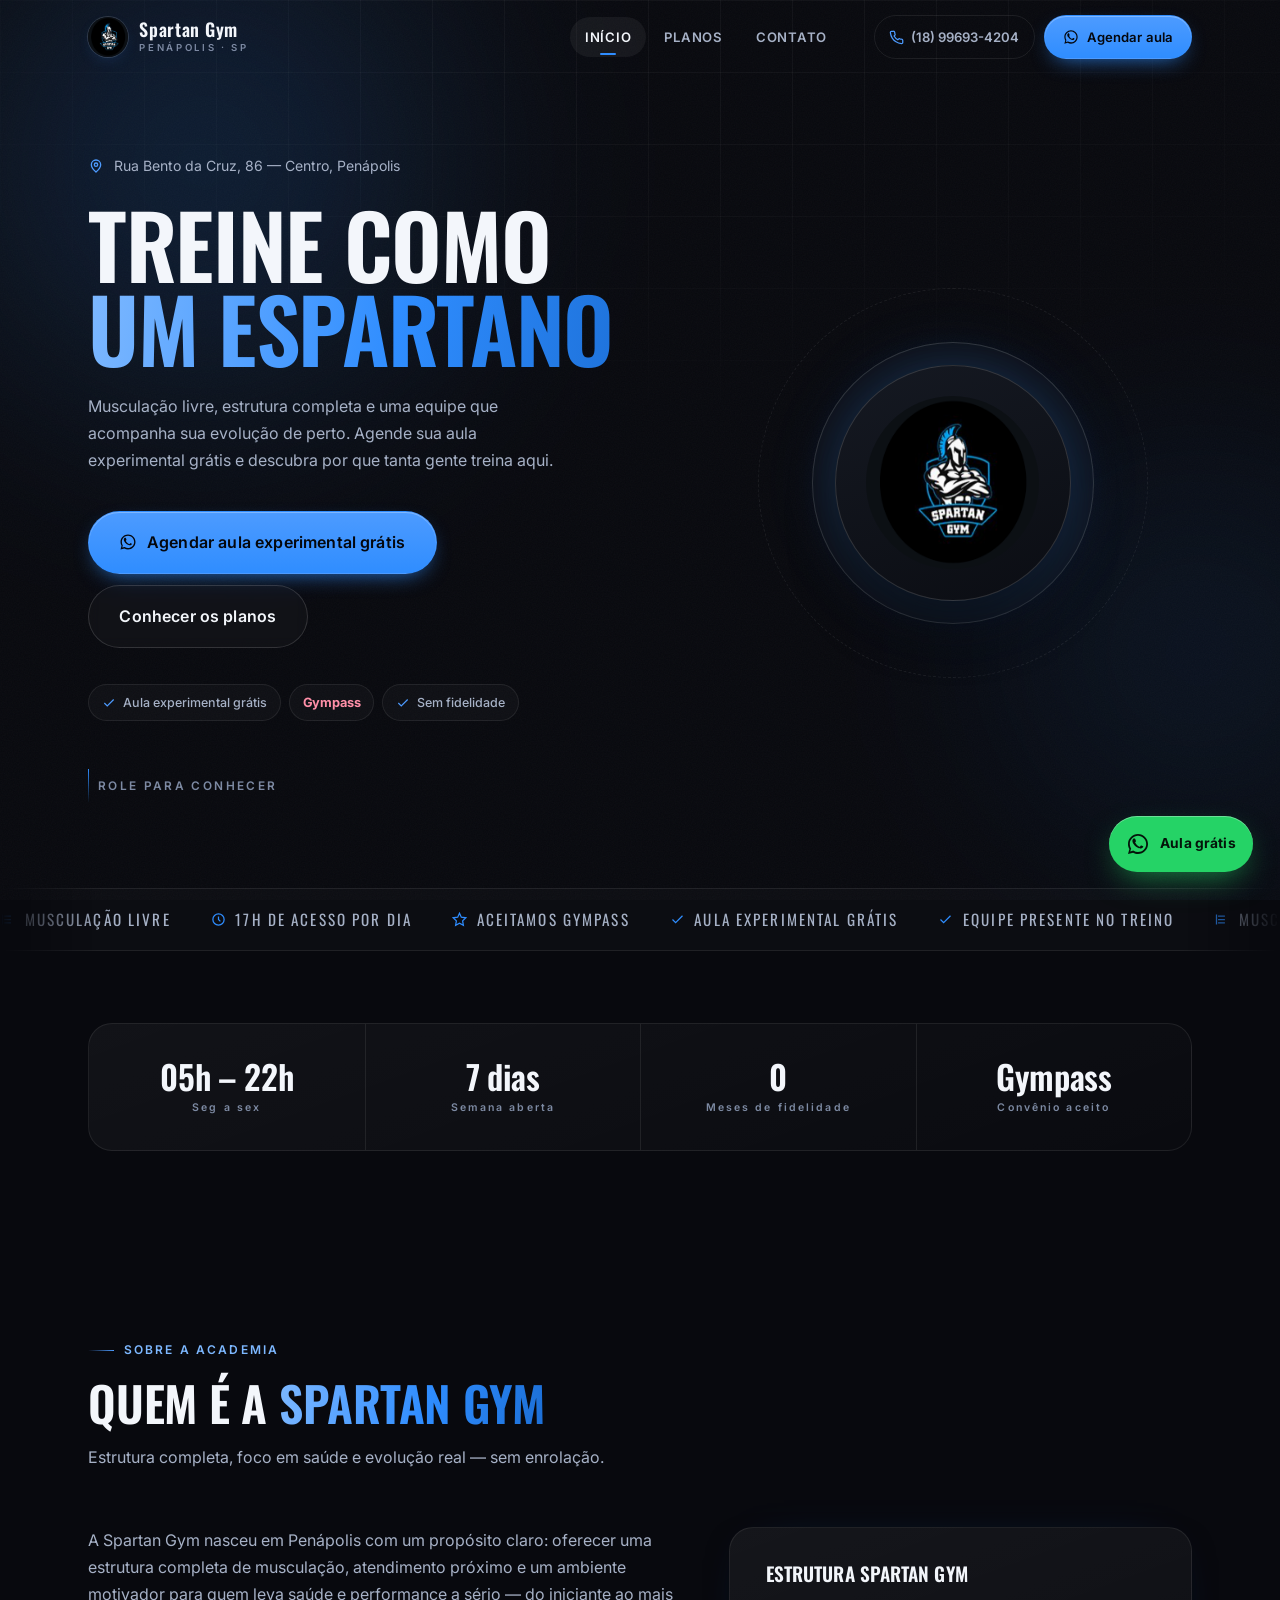
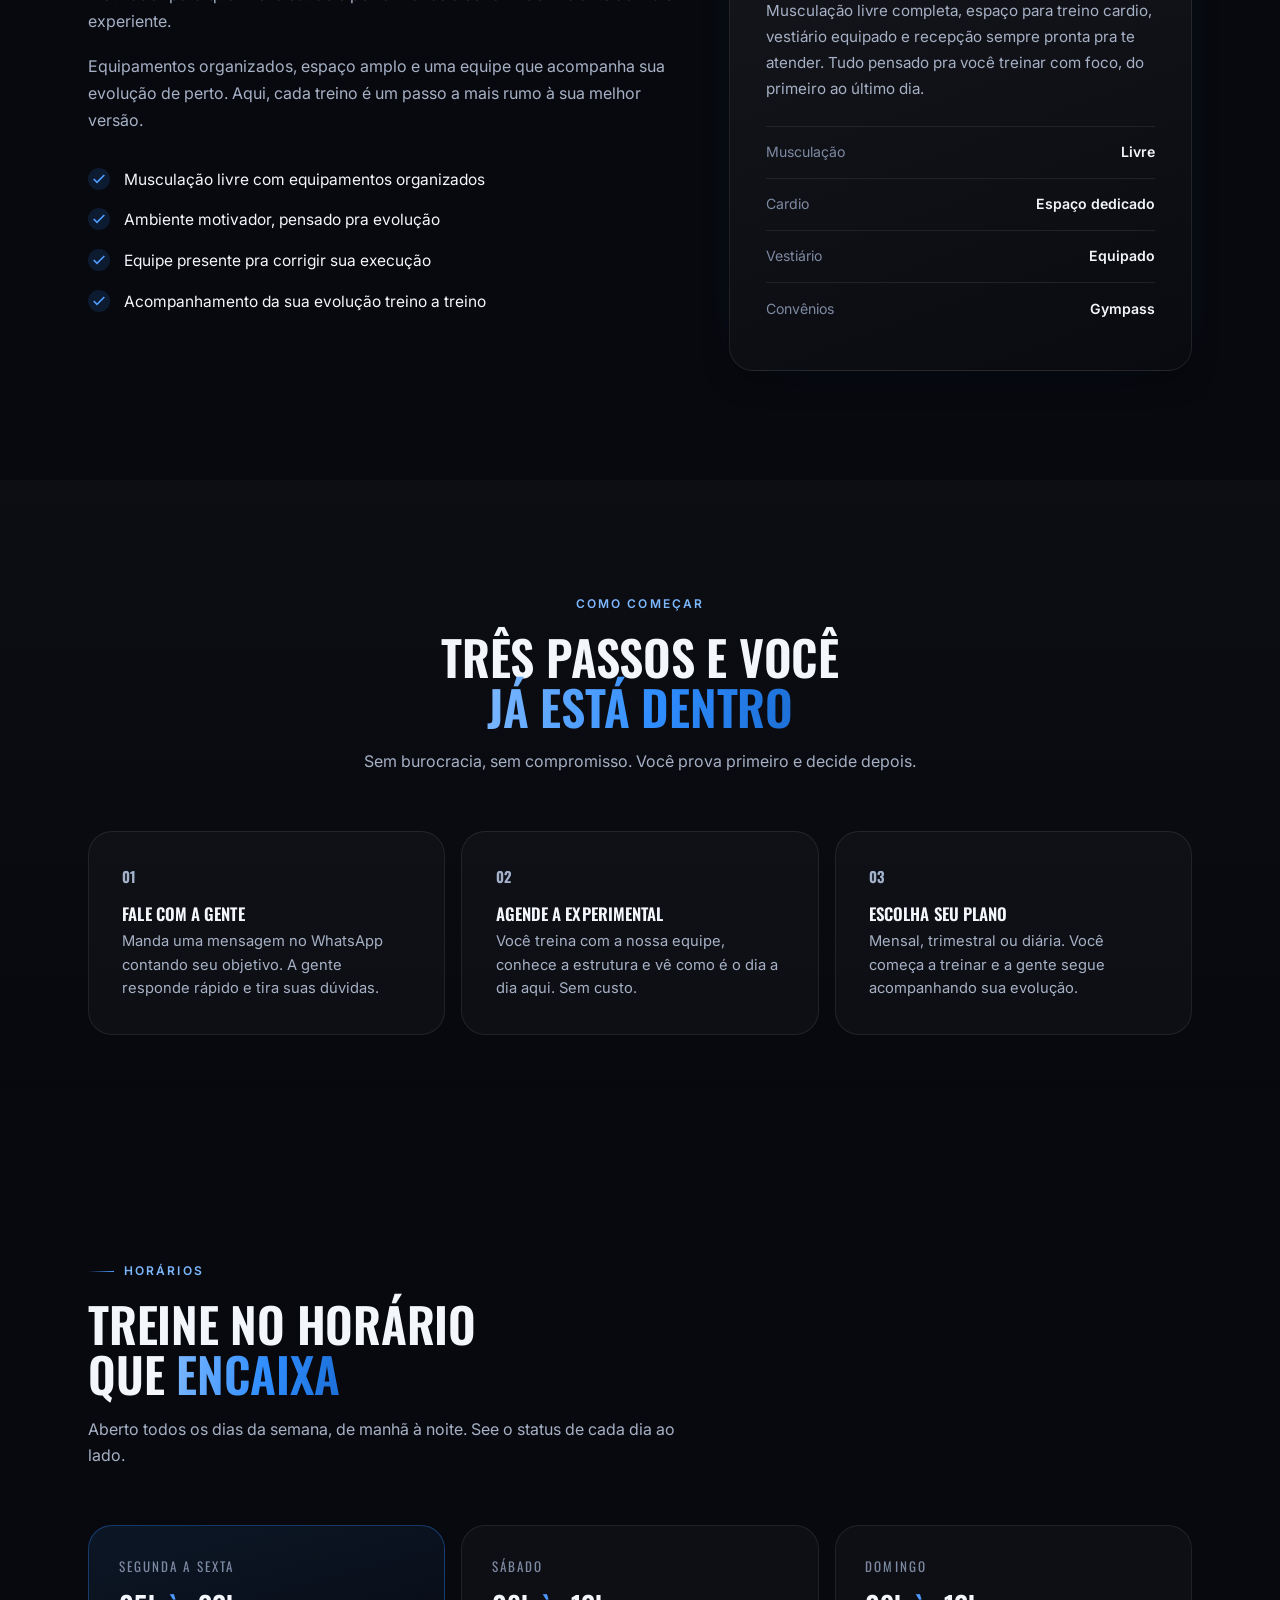
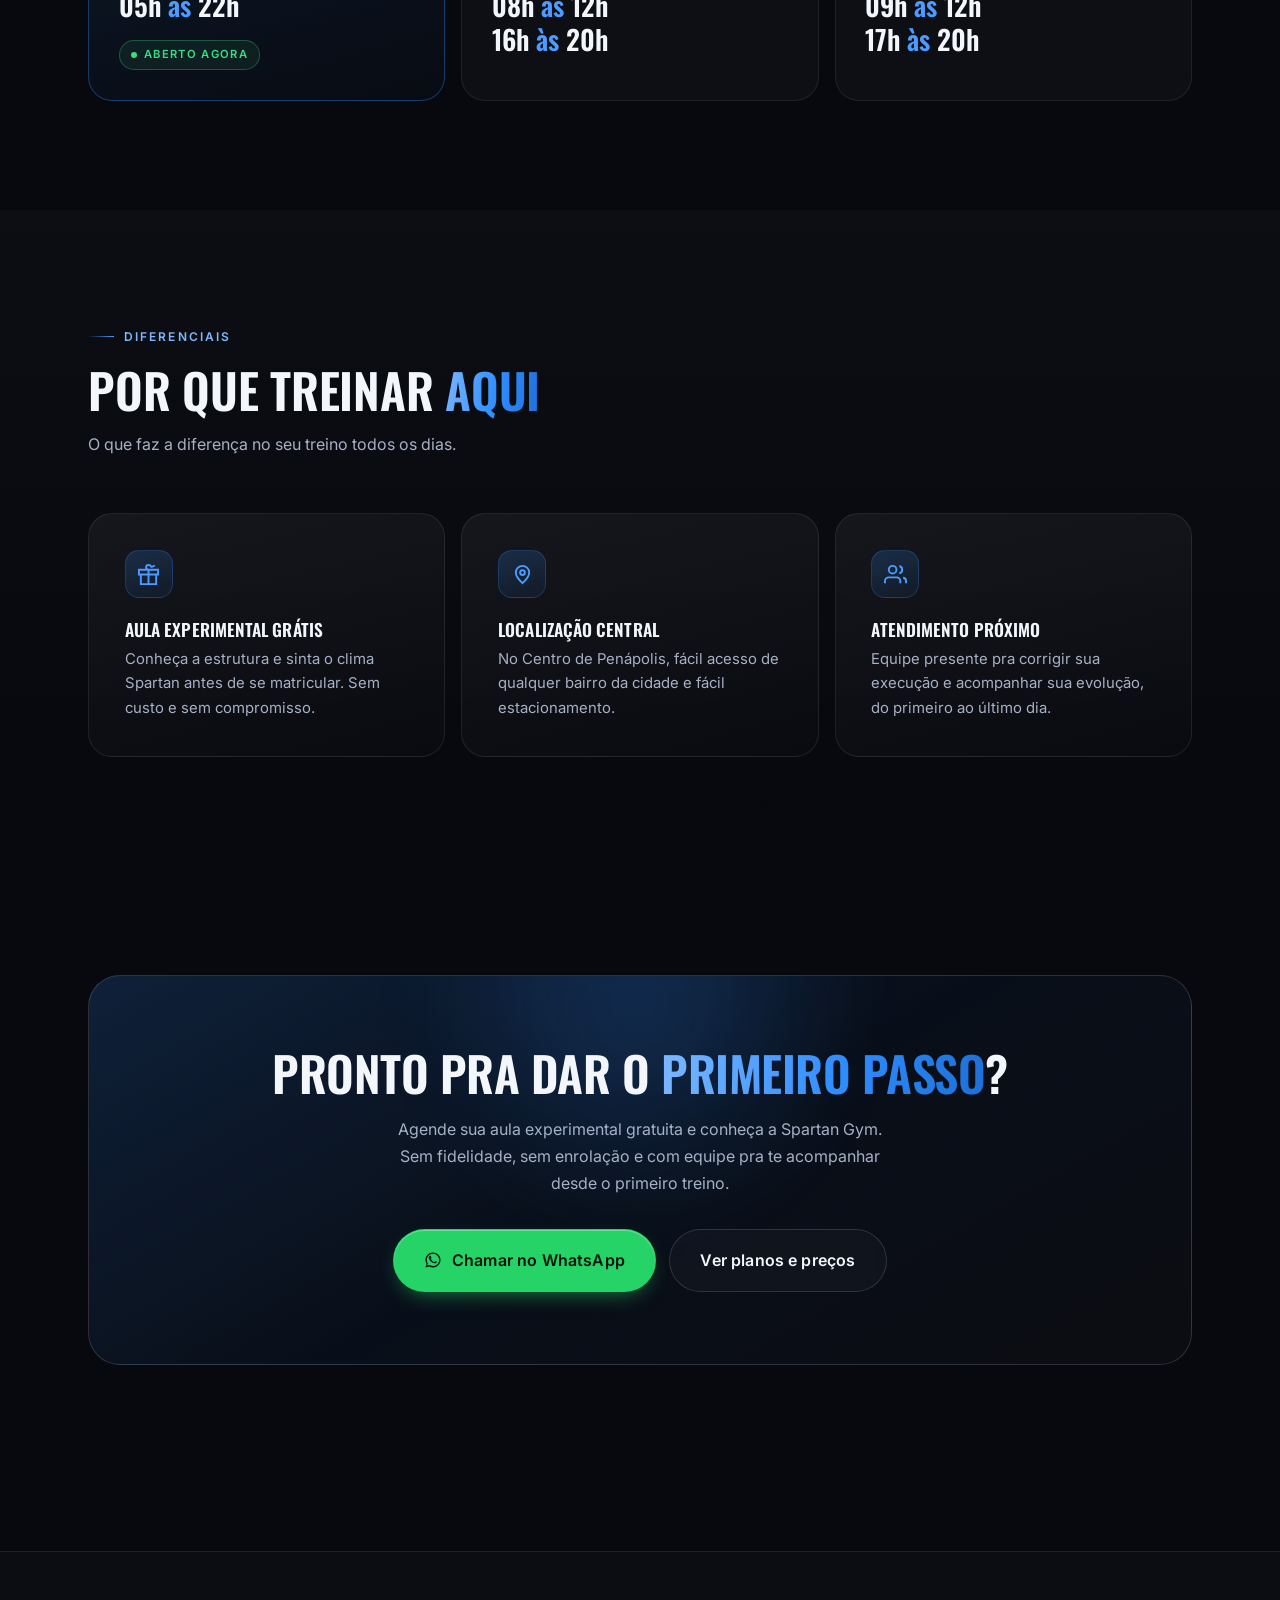
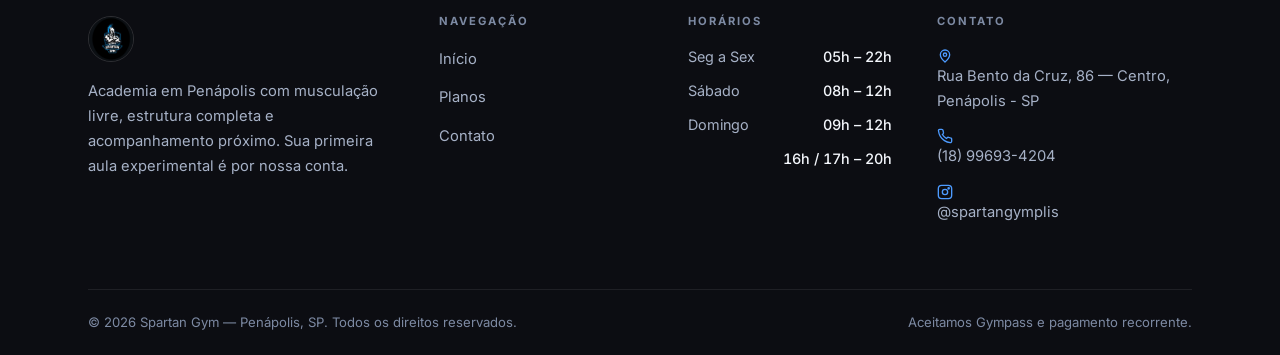
<file: index.html>
<!DOCTYPE html>
<html lang="pt-BR">
<head>
<meta charset="UTF-8">
<meta name="viewport" content="width=device-width, initial-scale=1, viewport-fit=cover">
<title>Spartan Gym — Academia em Penápolis | Aula experimental grátis</title>
<meta name="description" content="Spartan Gym em Penápolis, SP. Musculação livre, estrutura completa e acompanhamento próximo. Agende sua aula experimental grátis. Aceitamos Gympass.">
<meta name="theme-color" content="#08090e">
<link rel="canonical" href="https://spartan-gym.vercel.app/">
<meta property="og:type" content="website">
<meta property="og:locale" content="pt_BR">
<meta property="og:site_name" content="Spartan Gym">
<meta property="og:title" content="Spartan Gym — Treine como um espartano">
<meta property="og:description" content="Academia em Penápolis com musculação livre, estrutura completa e equipe presente. Aula experimental grátis.">
<meta property="og:url" content="https://spartan-gym.vercel.app/">
<meta property="og:image" content="https://spartan-gym.vercel.app/assets/favicon-180.png">
<meta name="twitter:card" content="summary_large_image">
<link rel="preconnect" href="https://fonts.googleapis.com">
<link rel="preconnect" href="https://fonts.gstatic.com" crossorigin>
<link href="https://fonts.googleapis.com/css2?family=Oswald:wght@500;600;700&family=Inter:wght@400;500;600;700&display=swap" rel="stylesheet">
<link rel="icon" type="image/png" sizes="16x16" href="assets/favicon-16.png">
<link rel="icon" type="image/png" sizes="32x32" href="assets/favicon-32.png">
<link rel="icon" type="image/png" sizes="48x48" href="assets/favicon-48.png">
<link rel="apple-touch-icon" sizes="180x180" href="assets/favicon-180.png">
<link rel="stylesheet" href="style.css">
<script>document.documentElement.classList.add("js")</script>
<script type="application/ld+json">
{
  "@context": "https://schema.org",
  "@type": "HealthClub",
  "name": "Spartan Gym",
  "description": "Academia em Penápolis, SP com musculação livre, estrutura completa e acompanhamento próximo.",
  "image": "assets/favicon-180.png",
  "telephone": "+55-18-99693-4204",
  "priceRange": "R$ 15,90 - R$ 90,90",
  "address": {
    "@type": "PostalAddress",
    "streetAddress": "Rua Bento da Cruz, 86",
    "addressLocality": "Penápolis",
    "addressRegion": "SP",
    "addressCountry": "BR"
  },
  "openingHoursSpecification": [
    { "@type": "OpeningHoursSpecification", "dayOfWeek": ["Monday","Tuesday","Wednesday","Thursday","Friday"], "opens": "05:00", "closes": "22:00" },
    { "@type": "OpeningHoursSpecification", "dayOfWeek": "Saturday", "opens": "08:00", "closes": "12:00" },
    { "@type": "OpeningHoursSpecification", "dayOfWeek": "Saturday", "opens": "16:00", "closes": "20:00" },
    { "@type": "OpeningHoursSpecification", "dayOfWeek": "Sunday", "opens": "09:00", "closes": "12:00" },
    { "@type": "OpeningHoursSpecification", "dayOfWeek": "Sunday", "opens": "17:00", "closes": "20:00" }
  ]
}
</script>
</head>
<body>

<div class="bg-layer" aria-hidden="true">
  <div class="bg-glow bg-glow--a"></div>
  <div class="bg-glow bg-glow--b"></div>
  <div class="bg-grid"></div>
  <div class="bg-noise"></div>
</div>

<header class="nav" id="nav">
  <div class="container nav__inner">
    <a class="brand" href="index.html">
      <img src="assets/logo.png" alt="Spartan Gym">
      <span class="brand__text">
        <span class="brand__name">Spartan Gym</span>
        <span class="brand__tag">Penápolis · SP</span>
      </span>
    </a>

    <div class="nav__menu" id="nav-menu">
      <nav class="nav__links" aria-label="Navegação principal">
        <a href="index.html" aria-current="page">Início</a>
        <a href="planos.html">Planos</a>
        <a href="contato.html">Contato</a>
      </nav>
      <div class="nav__actions">
        <a class="nav__phone" href="tel:+5518996934204">
          <svg viewBox="0 0 24 24" fill="none" stroke="currentColor" stroke-width="2"><path d="M22 16.9v3a2 2 0 01-2.2 2 19.8 19.8 0 01-8.6-3 19.5 19.5 0 01-6-6 19.8 19.8 0 01-3-8.7A2 2 0 014.1 2h3a2 2 0 012 1.7c.1.9.3 1.8.6 2.7a2 2 0 01-.4 2.1L8.1 9.7a16 16 0 006 6l1.2-1.2a2 2 0 012.1-.4c.9.3 1.8.5 2.7.6a2 2 0 011.9 2.2z"/></svg>
          (18) 99693-4204
        </a>
        <a class="btn btn--primary nav__cta" href="https://wa.me/5518996934204?text=Ol%C3%A1%2C%20quero%20agendar%20uma%20aula%20experimental%20na%20Spartan%20Gym!" target="_blank" rel="noopener">
          <svg viewBox="0 0 24 24" fill="currentColor"><path d="M17.5 14.4c-.3-.1-1.7-.8-2-.9-.3-.1-.5-.1-.6.1-.2.3-.7.9-.9 1.1-.2.2-.3.2-.6.1-.9-.4-1.8-1-2.5-1.8-.7-.7-1.3-1.6-1.7-2.4-.1-.2 0-.4.1-.5.2-.2.5-.5.6-.7.1-.2.1-.4 0-.6-.1-.2-.6-1.5-.8-2-.2-.5-.4-.4-.6-.4h-.5c-.2 0-.5.1-.7.3-.2.2-.9.9-.9 2.2s.9 2.6 1 2.8c.1.2 1.8 2.9 4.5 4 2.7 1.1 2.7.7 3.2.7.5 0 1.6-.6 1.8-1.2.2-.6.2-1.1.2-1.2-.1-.1-.3-.2-.6-.3z"/><path d="M12 2C6.5 2 2 6.5 2 12c0 1.9.5 3.6 1.4 5.1L2 22l5.1-1.3C8.5 21.5 10.2 22 12 22c5.5 0 10-4.5 10-10S17.5 2 12 2zm0 18c-1.6 0-3.1-.4-4.4-1.2l-.3-.2-3 .8.8-2.9-.2-.3C4.3 15 3.8 13.5 3.8 12c0-4.5 3.7-8.2 8.2-8.2s8.2 3.7 8.2 8.2-3.7 8-8.2 8z"/></svg>
          <span>Agendar aula</span>
        </a>
      </div>
    </div>

    <button class="nav__toggle" type="button" aria-expanded="false" aria-controls="nav-menu" aria-label="Abrir menu de navegação">
      <span></span><span></span><span></span>
    </button>
  </div>
</header>

<main class="page">

  <section class="hero">
    <div class="container hero__grid">
      <div class="hero__copy">
        <p class="hero__loc">
          <svg viewBox="0 0 24 24" fill="none" stroke="currentColor" stroke-width="2"><path d="M12 21s-7-6.2-7-11a7 7 0 1114 0c0 4.8-7 11-7 11z"/><circle cx="12" cy="10" r="2.5"/></svg>
          Rua Bento da Cruz, 86 — Centro, Penápolis
        </p>

        <h1>
          <span>Treine como</span>
          <span class="accent">um espartano</span>
        </h1>

        <p class="hero__sub">
          Musculação livre, estrutura completa e uma equipe que acompanha sua evolução de perto.
          Agende sua aula experimental grátis e descubra por que tanta gente treina aqui.
        </p>

        <div class="hero__actions">
          <a class="btn btn--primary btn--lg" href="https://wa.me/5518996934204?text=Ol%C3%A1%2C%20quero%20agendar%20uma%20aula%20experimental%20na%20Spartan%20Gym!" target="_blank" rel="noopener">
            <svg viewBox="0 0 24 24" fill="currentColor"><path d="M17.5 14.4c-.3-.1-1.7-.8-2-.9-.3-.1-.5-.1-.6.1-.2.3-.7.9-.9 1.1-.2.2-.3.2-.6.1-.9-.4-1.8-1-2.5-1.8-.7-.7-1.3-1.6-1.7-2.4-.1-.2 0-.4.1-.5.2-.2.5-.5.6-.7.1-.2.1-.4 0-.6-.1-.2-.6-1.5-.8-2-.2-.5-.4-.4-.6-.4h-.5c-.2 0-.5.1-.7.3-.2.2-.9.9-.9 2.2s.9 2.6 1 2.8c.1.2 1.8 2.9 4.5 4 2.7 1.1 2.7.7 3.2.7.5 0 1.6-.6 1.8-1.2.2-.6.2-1.1.2-1.2-.1-.1-.3-.2-.6-.3z"/><path d="M12 2C6.5 2 2 6.5 2 12c0 1.9.5 3.6 1.4 5.1L2 22l5.1-1.3C8.5 21.5 10.2 22 12 22c5.5 0 10-4.5 10-10S17.5 2 12 2zm0 18c-1.6 0-3.1-.4-4.4-1.2l-.3-.2-3 .8.8-2.9-.2-.3C4.3 15 3.8 13.5 3.8 12c0-4.5 3.7-8.2 8.2-8.2s8.2 3.7 8.2 8.2-3.7 8-8.2 8z"/></svg>
            Agendar aula experimental grátis
          </a>
          <a class="btn btn--ghost btn--lg" href="planos.html">Conhecer os planos</a>
        </div>

        <div class="hero__trust">
          <span class="trust-chip">
            <svg viewBox="0 0 24 24" fill="none" stroke="currentColor" stroke-width="2"><path d="M20 6L9 17l-5-5"/></svg>
            Aula experimental grátis
          </span>
          <span class="trust-chip trust-chip--gp">Gympass</span>
          <span class="trust-chip">
            <svg viewBox="0 0 24 24" fill="none" stroke="currentColor" stroke-width="2"><path d="M20 6L9 17l-5-5"/></svg>
            Sem fidelidade
          </span>
        </div>

        <a class="hero__scroll" href="#sobre">
          <i></i> Role para conhecer
        </a>
      </div>

      <div class="hero__visual">
        <div class="hero__halo"></div>
        <div class="hero__ring hero__ring--outer"></div>
        <div class="hero__ring hero__ring--inner"></div>
        <div class="hero__shield">
          <img src="assets/logo.png" alt="Escudo Spartan Gym">
        </div>
      </div>
    </div>
  </section>

  <div class="marquee" aria-hidden="true">
    <div class="marquee__track">
      <div class="marquee__group">
        <span class="marquee__item"><svg viewBox="0 0 24 24" fill="none" stroke="currentColor" stroke-width="2"><path d="M6.5 6.5h11M6.5 12h11M6.5 17.5h11M4 4v16"/></svg>Musculação livre</span>
        <span class="marquee__item"><svg viewBox="0 0 24 24" fill="none" stroke="currentColor" stroke-width="2"><circle cx="12" cy="12" r="9"/><path d="M12 7v5l3 3"/></svg>17h de acesso por dia</span>
        <span class="marquee__item"><svg viewBox="0 0 24 24" fill="none" stroke="currentColor" stroke-width="2"><path d="M12 2l2.9 6.3L22 9.3l-5 4.9 1.2 7-6.2-3.4L5.8 21.2 7 14.2 2 9.3l7.1-1z"/></svg>Aceitamos Gympass</span>
        <span class="marquee__item"><svg viewBox="0 0 24 24" fill="none" stroke="currentColor" stroke-width="2"><path d="M20 6L9 17l-5-5"/></svg>Aula experimental grátis</span>
        <span class="marquee__item"><svg viewBox="0 0 24 24" fill="none" stroke="currentColor" stroke-width="2"><path d="M20 6L9 17l-5-5"/></svg>Equipe presente no treino</span>
      </div>
      <div class="marquee__group">
        <span class="marquee__item"><svg viewBox="0 0 24 24" fill="none" stroke="currentColor" stroke-width="2"><path d="M6.5 6.5h11M6.5 12h11M6.5 17.5h11M4 4v16"/></svg>Musculação livre</span>
        <span class="marquee__item"><svg viewBox="0 0 24 24" fill="none" stroke="currentColor" stroke-width="2"><circle cx="12" cy="12" r="9"/><path d="M12 7v5l3 3"/></svg>17h de acesso por dia</span>
        <span class="marquee__item"><svg viewBox="0 0 24 24" fill="none" stroke="currentColor" stroke-width="2"><path d="M12 2l2.9 6.3L22 9.3l-5 4.9 1.2 7-6.2-3.4L5.8 21.2 7 14.2 2 9.3l7.1-1z"/></svg>Aceitamos Gympass</span>
        <span class="marquee__item"><svg viewBox="0 0 24 24" fill="none" stroke="currentColor" stroke-width="2"><path d="M20 6L9 17l-5-5"/></svg>Aula experimental grátis</span>
        <span class="marquee__item"><svg viewBox="0 0 24 24" fill="none" stroke="currentColor" stroke-width="2"><path d="M20 6L9 17l-5-5"/></svg>Equipe presente no treino</span>
      </div>
    </div>
  </div>

  <section class="section section--tight">
    <div class="container">
      <div class="stats" data-reveal>
        <div class="stat">
          <p class="stat__value mono-num">05h – 22h<small>Seg a sex</small></p>
        </div>
        <div class="stat">
          <p class="stat__value mono-num">7 dias<small>Semana aberta</small></p>
        </div>
        <div class="stat">
          <p class="stat__value mono-num">0<small>Meses de fidelidade</small></p>
        </div>
        <div class="stat">
          <p class="stat__value">Gympass<small>Convênio aceito</small></p>
        </div>
      </div>
    </div>
  </section>

  <section class="section" id="sobre">
    <div class="container">
      <div class="section-head" data-reveal>
        <span class="eyebrow">Sobre a academia</span>
        <h2>Quem é a <span class="accent">Spartan Gym</span></h2>
        <p>Estrutura completa, foco em saúde e evolução real — sem enrolação.</p>
      </div>

      <div class="about">
        <div class="about__body" data-reveal>
          <p class="lede">
            A Spartan Gym nasceu em Penápolis com um propósito claro: oferecer uma estrutura
            completa de musculação, atendimento próximo e um ambiente motivador para quem leva
            saúde e performance a sério — do iniciante ao mais experiente.
          </p>
          <p class="lede">
            Equipamentos organizados, espaço amplo e uma equipe que acompanha sua evolução de perto.
            Aqui, cada treino é um passo a mais rumo à sua melhor versão.
          </p>

          <ul class="checklist">
            <li>
              <svg viewBox="0 0 24 24" fill="none" stroke="currentColor" stroke-width="2.5"><path d="M20 6L9 17l-5-5"/></svg>
              Musculação livre com equipamentos organizados
            </li>
            <li>
              <svg viewBox="0 0 24 24" fill="none" stroke="currentColor" stroke-width="2.5"><path d="M20 6L9 17l-5-5"/></svg>
              Ambiente motivador, pensado pra evolução
            </li>
            <li>
              <svg viewBox="0 0 24 24" fill="none" stroke="currentColor" stroke-width="2.5"><path d="M20 6L9 17l-5-5"/></svg>
              Equipe presente pra corrigir sua execução
            </li>
            <li>
              <svg viewBox="0 0 24 24" fill="none" stroke="currentColor" stroke-width="2.5"><path d="M20 6L9 17l-5-5"/></svg>
              Acompanhamento da sua evolução treino a treino
            </li>
          </ul>
        </div>

        <aside class="panel panel--glow" data-reveal data-delay="2">
          <h3>Estrutura Spartan Gym</h3>
          <p>
            Musculação livre completa, espaço para treino cardio, vestiário equipado e recepção
            sempre pronta pra te atender. Tudo pensado pra você treinar com foco, do primeiro ao
            último dia.
          </p>
          <ul class="specs">
            <li><span>Musculação</span><b>Livre</b></li>
            <li><span>Cardio</span><b>Espaço dedicado</b></li>
            <li><span>Vestiário</span><b>Equipado</b></li>
            <li><span>Convênios</span><b>Gympass</b></li>
          </ul>
        </aside>
      </div>
    </div>
  </section>

  <section class="section section--alt" id="como-funciona">
    <div class="container">
      <div class="section-head section-head--center" data-reveal>
        <span class="eyebrow">Como começar</span>
        <h2>Três passos e você <span class="accent">já está dentro</span></h2>
        <p>Sem burocracia, sem compromisso. Você prova primeiro e decide depois.</p>
      </div>

      <div class="steps">
        <article class="step" data-reveal data-delay="1">
          <span class="step__line"></span>
          <p class="step__num">01</p>
          <h3>Fale com a gente</h3>
          <p>Manda uma mensagem no WhatsApp contando seu objetivo. A gente responde rápido e tira suas dúvidas.</p>
        </article>
        <article class="step" data-reveal data-delay="3">
          <span class="step__line"></span>
          <p class="step__num">02</p>
          <h3>Agende a experimental</h3>
          <p>Você treina com a nossa equipe, conhece a estrutura e vê como é o dia a dia aqui. Sem custo.</p>
        </article>
        <article class="step" data-reveal data-delay="5">
          <span class="step__line"></span>
          <p class="step__num">03</p>
          <h3>Escolha seu plano</h3>
          <p>Mensal, trimestral ou diária. Você começa a treinar e a gente segue acompanhando sua evolução.</p>
        </article>
      </div>
    </div>
  </section>

  <section class="section" id="horarios">
    <div class="container">
      <div class="section-head" data-reveal>
        <span class="eyebrow">Horários</span>
        <h2>Treine no horário que <span class="accent">encaixa</span></h2>
        <p>Aberto todos os dias da semana, de manhã à noite. See o status de cada dia ao lado.</p>
      </div>

      <div class="schedule">
        <div class="day" data-day="seg-sex" data-reveal data-delay="1">
          <p class="day__label">Segunda a Sexta</p>
          <p class="day__hours mono-num">05h <em>às</em> 22h</p>
        </div>
        <div class="day" data-day="sab" data-reveal data-delay="3">
          <p class="day__label">Sábado</p>
          <p class="day__hours mono-num">08h <em>às</em> 12h<br>16h <em>às</em> 20h</p>
        </div>
        <div class="day" data-day="dom" data-reveal data-delay="5">
          <p class="day__label">Domingo</p>
          <p class="day__hours mono-num">09h <em>às</em> 12h<br>17h <em>às</em> 20h</p>
        </div>
      </div>
    </div>
  </section>

  <section class="section section--alt" id="diferenciais">
    <div class="container">
      <div class="section-head" data-reveal>
        <span class="eyebrow">Diferenciais</span>
        <h2>Por que treinar <span class="accent">aqui</span></h2>
        <p>O que faz a diferença no seu treino todos os dias.</p>
      </div>

      <div class="features">
        <article class="feature" data-reveal data-delay="1">
          <div class="feature__icon">
            <svg viewBox="0 0 24 24" fill="none" stroke="currentColor" stroke-width="2"><path d="M20 12v10H4V12M2 7h20v5H2V7zM12 22V7M12 7a2.5 2.5 0 010-5C14 2 15 4 15 4s2 0 3.5-1.5"/></svg>
          </div>
          <h3>Aula experimental grátis</h3>
          <p>Conheça a estrutura e sinta o clima Spartan antes de se matricular. Sem custo e sem compromisso.</p>
        </article>

        <article class="feature" data-reveal data-delay="3">
          <div class="feature__icon">
            <svg viewBox="0 0 24 24" fill="none" stroke="currentColor" stroke-width="2"><path d="M12 21s-7-6.2-7-11a7 7 0 1114 0c0 4.8-7 11-7 11z"/><circle cx="12" cy="10" r="2.5"/></svg>
          </div>
          <h3>Localização central</h3>
          <p>No Centro de Penápolis, fácil acesso de qualquer bairro da cidade e fácil estacionamento.</p>
        </article>

        <article class="feature" data-reveal data-delay="5">
          <div class="feature__icon">
            <svg viewBox="0 0 24 24" fill="none" stroke="currentColor" stroke-width="2"><path d="M17 21v-2a4 4 0 00-4-4H5a4 4 0 00-4 4v2M9 11a4 4 0 100-8 4 4 0 000 8zM23 21v-2a4 4 0 00-3-3.87M16 3.13a4 4 0 010 7.75"/></svg>
          </div>
          <h3>Atendimento próximo</h3>
          <p>Equipe presente pra corrigir sua execução e acompanhar sua evolução, do primeiro ao último dia.</p>
        </article>
      </div>
    </div>
  </section>

  <section class="section">
    <div class="container">
      <div class="cta-band" data-reveal>
        <h2>Pronto pra dar o <span class="accent">primeiro passo</span>?</h2>
        <p>Agende sua aula experimental gratuita e conheça a Spartan Gym. Sem fidelidade, sem enrolação e com equipe pra te acompanhar desde o primeiro treino.</p>
        <div class="hero__actions">
          <a class="btn btn--wa btn--lg" href="https://wa.me/5518996934204?text=Ol%C3%A1%2C%20quero%20agendar%20uma%20aula%20experimental%20na%20Spartan%20Gym!" target="_blank" rel="noopener">
            <svg viewBox="0 0 24 24" fill="currentColor"><path d="M17.5 14.4c-.3-.1-1.7-.8-2-.9-.3-.1-.5-.1-.6.1-.2.3-.7.9-.9 1.1-.2.2-.3.2-.6.1-.9-.4-1.8-1-2.5-1.8-.7-.7-1.3-1.6-1.7-2.4-.1-.2 0-.4.1-.5.2-.2.5-.5.6-.7.1-.2.1-.4 0-.6-.1-.2-.6-1.5-.8-2-.2-.5-.4-.4-.6-.4h-.5c-.2 0-.5.1-.7.3-.2.2-.9.9-.9 2.2s.9 2.6 1 2.8c.1.2 1.8 2.9 4.5 4 2.7 1.1 2.7.7 3.2.7.5 0 1.6-.6 1.8-1.2.2-.6.2-1.1.2-1.2-.1-.1-.3-.2-.6-.3z"/><path d="M12 2C6.5 2 2 6.5 2 12c0 1.9.5 3.6 1.4 5.1L2 22l5.1-1.3C8.5 21.5 10.2 22 12 22c5.5 0 10-4.5 10-10S17.5 2 12 2zm0 18c-1.6 0-3.1-.4-4.4-1.2l-.3-.2-3 .8.8-2.9-.2-.3C4.3 15 3.8 13.5 3.8 12c0-4.5 3.7-8.2 8.2-8.2s8.2 3.7 8.2 8.2-3.7 8-8.2 8z"/></svg>
            Chamar no WhatsApp
          </a>
          <a class="btn btn--ghost btn--lg" href="planos.html">Ver planos e preços</a>
        </div>
      </div>
    </div>
  </section>

</main>

<footer class="footer">
  <div class="container">
    <div class="footer__grid">
      <div class="footer__brand">
        <img src="assets/logo.png" alt="Spartan Gym">
        <p>Academia em Penápolis com musculação livre, estrutura completa e acompanhamento próximo. Sua primeira aula experimental é por nossa conta.</p>
      </div>

      <div>
        <h4>Navegação</h4>
        <ul class="footer__links">
          <li><a href="index.html">Início</a></li>
          <li><a href="planos.html">Planos</a></li>
          <li><a href="contato.html">Contato</a></li>
        </ul>
      </div>

      <div>
        <h4>Horários</h4>
        <ul class="footer__hours">
          <li><span>Seg a Sex</span><b class="mono-num">05h – 22h</b></li>
          <li><span>Sábado</span><b class="mono-num">08h – 12h</b></li>
          <li><span>Domingo</span><b class="mono-num">09h – 12h</b></li>
          <li><span>&nbsp;</span><b class="mono-num">16h / 17h – 20h</b></li>
        </ul>
      </div>

      <div>
        <h4>Contato</h4>
        <ul class="footer__contact">
          <li>
            <svg viewBox="0 0 24 24" fill="none" stroke="currentColor" stroke-width="2"><path d="M12 21s-7-6.2-7-11a7 7 0 1114 0c0 4.8-7 11-7 11z"/><circle cx="12" cy="10" r="2.5"/></svg>
            <span>Rua Bento da Cruz, 86 — Centro, Penápolis - SP</span>
          </li>
          <li>
            <svg viewBox="0 0 24 24" fill="none" stroke="currentColor" stroke-width="2"><path d="M22 16.9v3a2 2 0 01-2.2 2 19.8 19.8 0 01-8.6-3 19.5 19.5 0 01-6-6 19.8 19.8 0 01-3-8.7A2 2 0 014.1 2h3a2 2 0 012 1.7c.1.9.3 1.8.6 2.7a2 2 0 01-.4 2.1L8.1 9.7a16 16 0 006 6l1.2-1.2a2 2 0 012.1-.4c.9.3 1.8.5 2.7.6a2 2 0 011.9 2.2z"/></svg>
            <a href="tel:+5518996934204">(18) 99693-4204</a>
          </li>
          <li>
            <svg viewBox="0 0 24 24" fill="none" stroke="currentColor" stroke-width="2"><rect x="2" y="2" width="20" height="20" rx="5"/><circle cx="12" cy="12" r="4"/><circle cx="17.5" cy="6.5" r="1"/></svg>
            <a href="https://instagram.com/spartangymplis" target="_blank" rel="noopener">@spartangymplis</a>
          </li>
        </ul>
      </div>
    </div>

    <div class="footer__bottom">
      <p>© <span data-year>2026</span> Spartan Gym — Penápolis, SP. Todos os direitos reservados.</p>
      <p>Aceitamos Gympass e pagamento recorrente.</p>
    </div>
  </div>
</footer>

<button class="to-top" type="button" aria-label="Voltar ao topo">
  <svg viewBox="0 0 24 24" fill="none" stroke="currentColor" stroke-width="2"><path d="M12 19V5M5 12l7-7 7 7"/></svg>
</button>

<a class="float-wa" href="https://wa.me/5518996934204?text=Ol%C3%A1%2C%20quero%20agendar%20uma%20aula%20experimental%20na%20Spartan%20Gym!" target="_blank" rel="noopener" aria-label="Falar no WhatsApp">
  <svg viewBox="0 0 24 24" fill="currentColor"><path d="M17.5 14.4c-.3-.1-1.7-.8-2-.9-.3-.1-.5-.1-.6.1-.2.3-.7.9-.9 1.1-.2.2-.3.2-.6.1-.9-.4-1.8-1-2.5-1.8-.7-.7-1.3-1.6-1.7-2.4-.1-.2 0-.4.1-.5.2-.2.5-.5.6-.7.1-.2.1-.4 0-.6-.1-.2-.6-1.5-.8-2-.2-.5-.4-.4-.6-.4h-.5c-.2 0-.5.1-.7.3-.2.2-.9.9-.9 2.2s.9 2.6 1 2.8c.1.2 1.8 2.9 4.5 4 2.7 1.1 2.7.7 3.2.7.5 0 1.6-.6 1.8-1.2.2-.6.2-1.1.2-1.2-.1-.1-.3-.2-.6-.3z"/><path d="M12 2C6.5 2 2 6.5 2 12c0 1.9.5 3.6 1.4 5.1L2 22l5.1-1.3C8.5 21.5 10.2 22 12 22c5.5 0 10-4.5 10-10S17.5 2 12 2zm0 18c-1.6 0-3.1-.4-4.4-1.2l-.3-.2-3 .8.8-2.9-.2-.3C4.3 15 3.8 13.5 3.8 12c0-4.5 3.7-8.2 8.2-8.2s8.2 3.7 8.2 8.2-3.7 8-8.2 8z"/></svg>
  <span>Aula grátis</span>
</a>

<script src="app.js"></script>
</body>
</html>
</file>
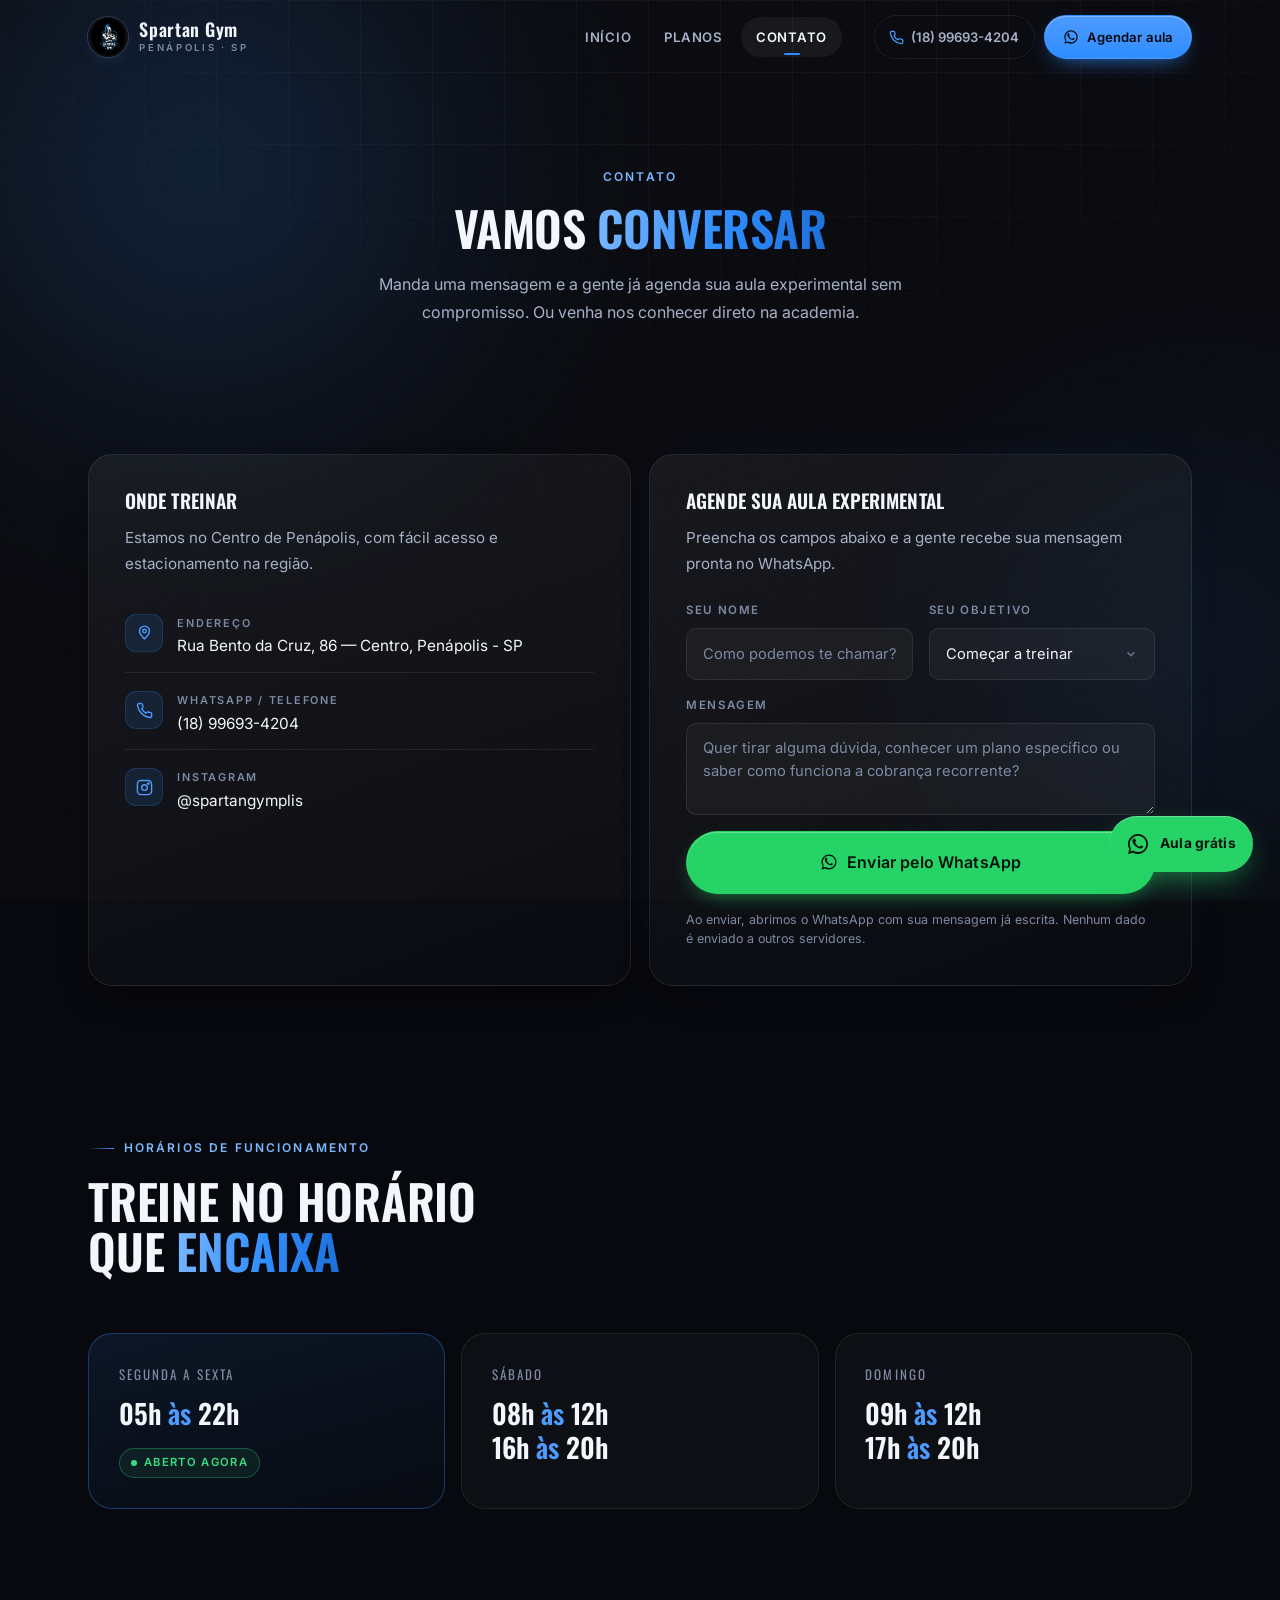
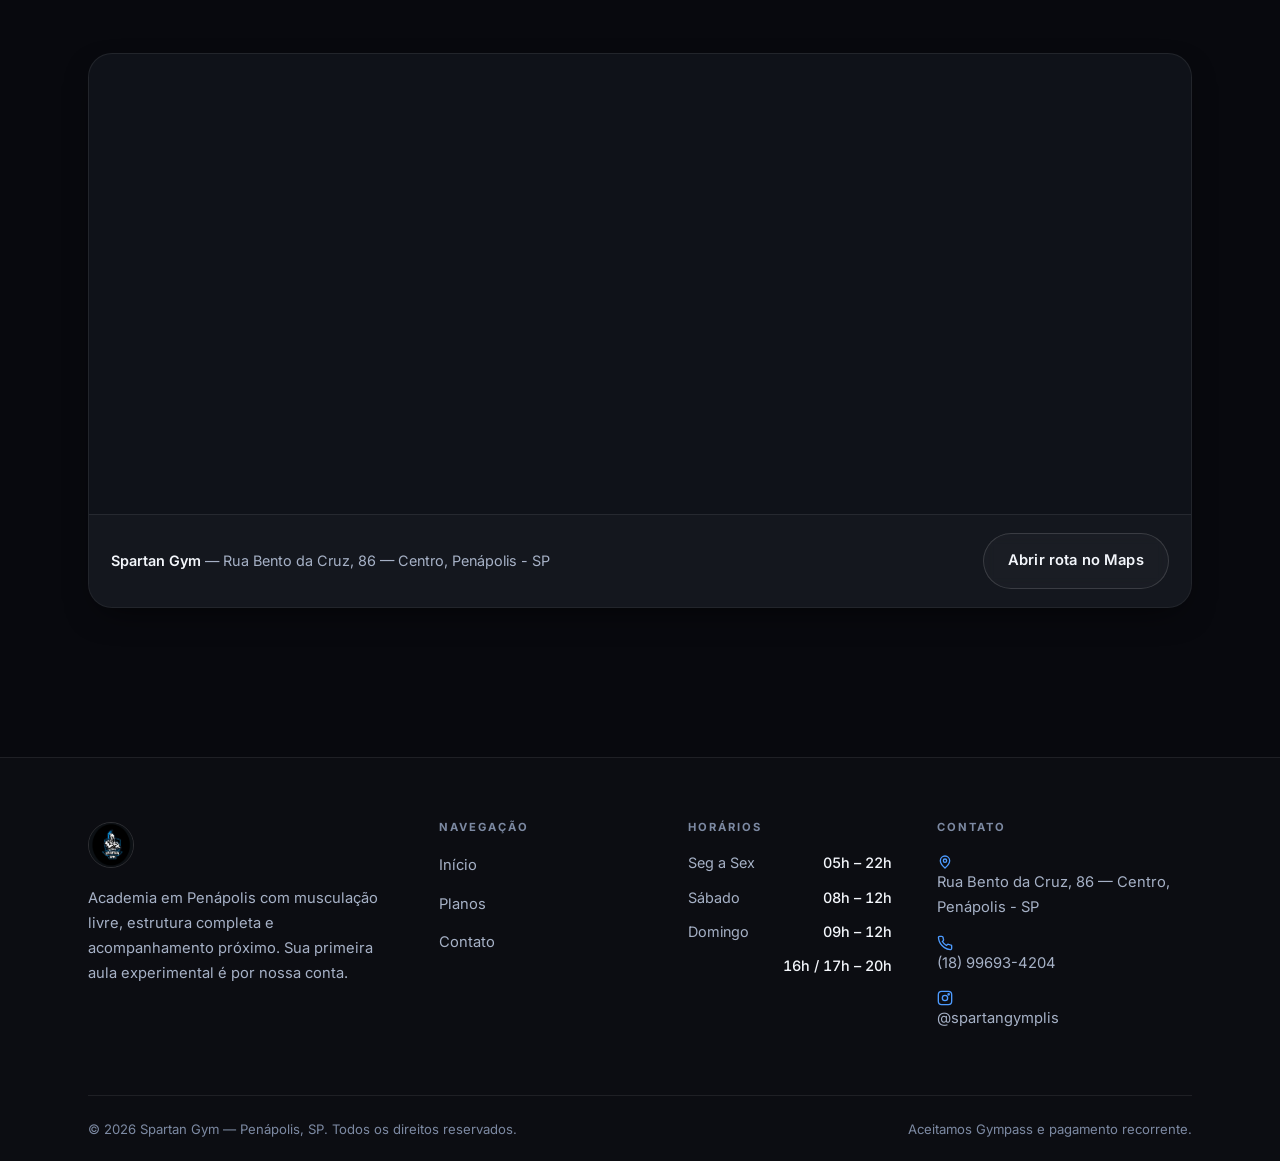
<file: contato.html>
<!DOCTYPE html>
<html lang="pt-BR">
<head>
<meta charset="UTF-8">
<meta name="viewport" content="width=device-width, initial-scale=1, viewport-fit=cover">
<title>Contato e localização | Spartan Gym — Penápolis</title>
<meta name="description" content="Fale com a Spartan Gym em Penápolis, SP. Rua Bento da Cruz, 86 — Centro. WhatsApp (18) 99693-4204 e agendamento de aula experimental grátis.">
<meta name="theme-color" content="#08090e">
<link rel="canonical" href="https://spartan-gym.vercel.app/contato.html">
<meta property="og:type" content="website">
<meta property="og:locale" content="pt_BR">
<meta property="og:site_name" content="Spartan Gym">
<meta property="og:title" content="Contato e localização | Spartan Gym">
<meta property="og:description" content="Rua Bento da Cruz, 86 — Centro, Penápolis - SP. Agende sua aula experimental grátis pelo WhatsApp.">
<meta property="og:url" content="https://spartan-gym.vercel.app/contato.html">
<meta property="og:image" content="https://spartan-gym.vercel.app/assets/favicon-180.png">
<meta name="twitter:card" content="summary_large_image">
<link rel="preconnect" href="https://fonts.googleapis.com">
<link rel="preconnect" href="https://fonts.gstatic.com" crossorigin>
<link href="https://fonts.googleapis.com/css2?family=Oswald:wght@500;600;700&family=Inter:wght@400;500;600;700&display=swap" rel="stylesheet">
<link rel="icon" type="image/png" sizes="16x16" href="assets/favicon-16.png">
<link rel="icon" type="image/png" sizes="32x32" href="assets/favicon-32.png">
<link rel="icon" type="image/png" sizes="48x48" href="assets/favicon-48.png">
<link rel="apple-touch-icon" sizes="180x180" href="assets/favicon-180.png">
<link rel="stylesheet" href="style.css">
<script>document.documentElement.classList.add("js")</script>
</head>
<body>

<div class="bg-layer" aria-hidden="true">
  <div class="bg-glow bg-glow--a"></div>
  <div class="bg-glow bg-glow--b"></div>
  <div class="bg-grid"></div>
  <div class="bg-noise"></div>
</div>

<header class="nav" id="nav">
  <div class="container nav__inner">
    <a class="brand" href="index.html">
      <img src="assets/logo.png" alt="Spartan Gym">
      <span class="brand__text">
        <span class="brand__name">Spartan Gym</span>
        <span class="brand__tag">Penápolis · SP</span>
      </span>
    </a>

    <div class="nav__menu" id="nav-menu">
      <nav class="nav__links" aria-label="Navegação principal">
        <a href="index.html">Início</a>
        <a href="planos.html">Planos</a>
        <a href="contato.html" aria-current="page">Contato</a>
      </nav>
      <div class="nav__actions">
        <a class="nav__phone" href="tel:+5518996934204">
          <svg viewBox="0 0 24 24" fill="none" stroke="currentColor" stroke-width="2"><path d="M22 16.9v3a2 2 0 01-2.2 2 19.8 19.8 0 01-8.6-3 19.5 19.5 0 01-6-6 19.8 19.8 0 01-3-8.7A2 2 0 014.1 2h3a2 2 0 012 1.7c.1.9.3 1.8.6 2.7a2 2 0 01-.4 2.1L8.1 9.7a16 16 0 006 6l1.2-1.2a2 2 0 012.1-.4c.9.3 1.8.5 2.7.6a2 2 0 011.9 2.2z"/></svg>
          (18) 99693-4204
        </a>
        <a class="btn btn--primary nav__cta" href="https://wa.me/5518996934204?text=Ol%C3%A1%2C%20quero%20agendar%20uma%20aula%20experimental%20na%20Spartan%20Gym!" target="_blank" rel="noopener">
          <svg viewBox="0 0 24 24" fill="currentColor"><path d="M17.5 14.4c-.3-.1-1.7-.8-2-.9-.3-.1-.5-.1-.6.1-.2.3-.7.9-.9 1.1-.2.2-.3.2-.6.1-.9-.4-1.8-1-2.5-1.8-.7-.7-1.3-1.6-1.7-2.4-.1-.2 0-.4.1-.5.2-.2.5-.5.6-.7.1-.2.1-.4 0-.6-.1-.2-.6-1.5-.8-2-.2-.5-.4-.4-.6-.4h-.5c-.2 0-.5.1-.7.3-.2.2-.9.9-.9 2.2s.9 2.6 1 2.8c.1.2 1.8 2.9 4.5 4 2.7 1.1 2.7.7 3.2.7.5 0 1.6-.6 1.8-1.2.2-.6.2-1.1.2-1.2-.1-.1-.3-.2-.6-.3z"/><path d="M12 2C6.5 2 2 6.5 2 12c0 1.9.5 3.6 1.4 5.1L2 22l5.1-1.3C8.5 21.5 10.2 22 12 22c5.5 0 10-4.5 10-10S17.5 2 12 2zm0 18c-1.6 0-3.1-.4-4.4-1.2l-.3-.2-3 .8.8-2.9-.2-.3C4.3 15 3.8 13.5 3.8 12c0-4.5 3.7-8.2 8.2-8.2s8.2 3.7 8.2 8.2-3.7 8-8.2 8z"/></svg>
          <span>Agendar aula</span>
        </a>
      </div>
    </div>

    <button class="nav__toggle" type="button" aria-expanded="false" aria-controls="nav-menu" aria-label="Abrir menu de navegação">
      <span></span><span></span><span></span>
    </button>
  </div>
</header>

<main class="page">

  <section class="page-hero">
    <div class="container">
      <span class="eyebrow">Contato</span>
      <h1>Vamos <span class="accent">conversar</span></h1>
      <p>Manda uma mensagem e a gente já agenda sua aula experimental sem compromisso. Ou venha nos conhecer direto na academia.</p>
    </div>
  </section>

  <section class="section section--tight">
    <div class="container">
      <div class="contact">

        <article class="panel" data-reveal data-delay="1">
          <h3>Onde treinar</h3>
          <p class="muted">Estamos no Centro de Penápolis, com fácil acesso e estacionamento na região.</p>
          <ul class="info-list">
            <li>
              <span class="info-list__icon"><svg viewBox="0 0 24 24" fill="none" stroke="currentColor" stroke-width="2"><path d="M12 21s-7-6.2-7-11a7 7 0 1114 0c0 4.8-7 11-7 11z"/><circle cx="12" cy="10" r="2.5"/></svg></span>
              <div>
                <p class="info-list__label">Endereço</p>
                <p class="info-list__value">Rua Bento da Cruz, 86 — Centro, Penápolis - SP</p>
              </div>
            </li>
            <li>
              <span class="info-list__icon"><svg viewBox="0 0 24 24" fill="none" stroke="currentColor" stroke-width="2"><path d="M22 16.9v3a2 2 0 01-2.2 2 19.8 19.8 0 01-8.6-3 19.5 19.5 0 01-6-6 19.8 19.8 0 01-3-8.7A2 2 0 014.1 2h3a2 2 0 012 1.7c.1.9.3 1.8.6 2.7a2 2 0 01-.4 2.1L8.1 9.7a16 16 0 006 6l1.2-1.2a2 2 0 012.1-.4c.9.3 1.8.5 2.7.6a2 2 0 011.9 2.2z"/></svg></span>
              <div>
                <p class="info-list__label">WhatsApp / Telefone</p>
                <p class="info-list__value"><a href="tel:+5518996934204">(18) 99693-4204</a></p>
              </div>
            </li>
            <li>
              <span class="info-list__icon"><svg viewBox="0 0 24 24" fill="none" stroke="currentColor" stroke-width="2"><rect x="2" y="2" width="20" height="20" rx="5"/><circle cx="12" cy="12" r="4"/><circle cx="17.5" cy="6.5" r="1"/></svg></span>
              <div>
                <p class="info-list__label">Instagram</p>
                <p class="info-list__value"><a href="https://instagram.com/spartangymplis" target="_blank" rel="noopener">@spartangymplis</a></p>
              </div>
            </li>
          </ul>
        </article>

        <article class="panel panel--glow" data-reveal data-delay="3">
          <h3>Agende sua aula experimental</h3>
          <p class="muted">Preencha os campos abaixo e a gente recebe sua mensagem pronta no WhatsApp.</p>

          <form class="form" data-wa-form>
            <div class="form__row">
              <div class="field">
                <label for="nome">Seu nome</label>
                <input type="text" id="nome" name="nome" placeholder="Como podemos te chamar?" autocomplete="name" required>
              </div>
              <div class="field">
                <label for="objetivo">Seu objetivo</label>
                <select id="objetivo" name="objetivo">
                  <option value="Começar a treinar">Começar a treinar</option>
                  <option value="Perder peso">Perder peso</option>
                  <option value="Ganhar massa muscular">Ganhar massa muscular</option>
                  <option value="Condicionamento físico">Condicionamento físico</option>
                  <option value="Ainda não sei">Ainda não sei</option>
                </select>
              </div>
            </div>

            <div class="field">
              <label for="mensagem">Mensagem</label>
              <textarea id="mensagem" name="mensagem" placeholder="Quer tirar alguma dúvida, conhecer um plano específico ou saber como funciona a cobrança recorrente?"></textarea>
            </div>

            <button class="btn btn--wa btn--block btn--lg" type="submit">
              <svg viewBox="0 0 24 24" fill="currentColor"><path d="M17.5 14.4c-.3-.1-1.7-.8-2-.9-.3-.1-.5-.1-.6.1-.2.3-.7.9-.9 1.1-.2.2-.3.2-.6.1-.9-.4-1.8-1-2.5-1.8-.7-.7-1.3-1.6-1.7-2.4-.1-.2 0-.4.1-.5.2-.2.5-.5.6-.7.1-.2.1-.4 0-.6-.1-.2-.6-1.5-.8-2-.2-.5-.4-.4-.6-.4h-.5c-.2 0-.5.1-.7.3-.2.2-.9.9-.9 2.2s.9 2.6 1 2.8c.1.2 1.8 2.9 4.5 4 2.7 1.1 2.7.7 3.2.7.5 0 1.6-.6 1.8-1.2.2-.6.2-1.1.2-1.2-.1-.1-.3-.2-.6-.3z"/><path d="M12 2C6.5 2 2 6.5 2 12c0 1.9.5 3.6 1.4 5.1L2 22l5.1-1.3C8.5 21.5 10.2 22 12 22c5.5 0 10-4.5 10-10S17.5 2 12 2zm0 18c-1.6 0-3.1-.4-4.4-1.2l-.3-.2-3 .8.8-2.9-.2-.3C4.3 15 3.8 13.5 3.8 12c0-4.5 3.7-8.2 8.2-8.2s8.2 3.7 8.2 8.2-3.7 8-8.2 8z"/></svg>
              Enviar pelo WhatsApp
            </button>

            <p class="form__hint">Ao enviar, abrimos o WhatsApp com sua mensagem já escrita. Nenhum dado é enviado a outros servidores.</p>
          </form>
        </article>

      </div>
    </div>
  </section>

  <section class="section section--tight">
    <div class="container">
      <div class="section-head" data-reveal>
        <span class="eyebrow">Horários de funcionamento</span>
        <h2>Treine no horário que <span class="accent">encaixa</span></h2>
      </div>

      <div class="schedule">
        <div class="day" data-day="seg-sex" data-reveal data-delay="1">
          <p class="day__label">Segunda a Sexta</p>
          <p class="day__hours mono-num">05h <em>às</em> 22h</p>
        </div>
        <div class="day" data-day="sab" data-reveal data-delay="3">
          <p class="day__label">Sábado</p>
          <p class="day__hours mono-num">08h <em>às</em> 12h<br>16h <em>às</em> 20h</p>
        </div>
        <div class="day" data-day="dom" data-reveal data-delay="5">
          <p class="day__label">Domingo</p>
          <p class="day__hours mono-num">09h <em>às</em> 12h<br>17h <em>às</em> 20h</p>
        </div>
      </div>
    </div>
  </section>

  <section class="section section--tight">
    <div class="container">
      <div class="map" data-reveal>
        <iframe src="https://www.google.com/maps/embed?pb=!1m18!1m12!1m3!1d3714.2063569605953!2d-50.082454989153604!3d-21.421132480246136!2m3!1f0!2f0!3f0!3m2!1i1024!2i768!4f13.1!3m3!1m2!1s0x949601a6d6d41205%3A0xa5829e3c2a9140f6!2sSpartan%20Gym!5e0!3m2!1spt-BR!2sus!4v1790247686016!5m2!1spt-BR!2sus" allowfullscreen="" loading="lazy" referrerpolicy="strict-origin-when-cross-origin" title="Localização da Spartan Gym no Google Maps"></iframe>
        <div class="map__foot">
          <p><b>Spartan Gym</b> — Rua Bento da Cruz, 86 — Centro, Penápolis - SP</p>
          <a class="btn btn--ghost" href="https://www.google.com/maps/search/?api=1&query=Spartan+Gym+Pen%C3%A1polis+SP" target="_blank" rel="noopener">Abrir rota no Maps</a>
        </div>
      </div>
    </div>
  </section>

</main>

<footer class="footer">
  <div class="container">
    <div class="footer__grid">
      <div class="footer__brand">
        <img src="assets/logo.png" alt="Spartan Gym">
        <p>Academia em Penápolis com musculação livre, estrutura completa e acompanhamento próximo. Sua primeira aula experimental é por nossa conta.</p>
      </div>

      <div>
        <h4>Navegação</h4>
        <ul class="footer__links">
          <li><a href="index.html">Início</a></li>
          <li><a href="planos.html">Planos</a></li>
          <li><a href="contato.html">Contato</a></li>
        </ul>
      </div>

      <div>
        <h4>Horários</h4>
        <ul class="footer__hours">
          <li><span>Seg a Sex</span><b class="mono-num">05h – 22h</b></li>
          <li><span>Sábado</span><b class="mono-num">08h – 12h</b></li>
          <li><span>Domingo</span><b class="mono-num">09h – 12h</b></li>
          <li><span>&nbsp;</span><b class="mono-num">16h / 17h – 20h</b></li>
        </ul>
      </div>

      <div>
        <h4>Contato</h4>
        <ul class="footer__contact">
          <li>
            <svg viewBox="0 0 24 24" fill="none" stroke="currentColor" stroke-width="2"><path d="M12 21s-7-6.2-7-11a7 7 0 1114 0c0 4.8-7 11-7 11z"/><circle cx="12" cy="10" r="2.5"/></svg>
            <span>Rua Bento da Cruz, 86 — Centro, Penápolis - SP</span>
          </li>
          <li>
            <svg viewBox="0 0 24 24" fill="none" stroke="currentColor" stroke-width="2"><path d="M22 16.9v3a2 2 0 01-2.2 2 19.8 19.8 0 01-8.6-3 19.5 19.5 0 01-6-6 19.8 19.8 0 01-3-8.7A2 2 0 014.1 2h3a2 2 0 012 1.7c.1.9.3 1.8.6 2.7a2 2 0 01-.4 2.1L8.1 9.7a16 16 0 006 6l1.2-1.2a2 2 0 012.1-.4c.9.3 1.8.5 2.7.6a2 2 0 011.9 2.2z"/></svg>
            <a href="tel:+5518996934204">(18) 99693-4204</a>
          </li>
          <li>
            <svg viewBox="0 0 24 24" fill="none" stroke="currentColor" stroke-width="2"><rect x="2" y="2" width="20" height="20" rx="5"/><circle cx="12" cy="12" r="4"/><circle cx="17.5" cy="6.5" r="1"/></svg>
            <a href="https://instagram.com/spartangymplis" target="_blank" rel="noopener">@spartangymplis</a>
          </li>
        </ul>
      </div>
    </div>

    <div class="footer__bottom">
      <p>© <span data-year>2026</span> Spartan Gym — Penápolis, SP. Todos os direitos reservados.</p>
      <p>Aceitamos Gympass e pagamento recorrente.</p>
    </div>
  </div>
</footer>

<button class="to-top" type="button" aria-label="Voltar ao topo">
  <svg viewBox="0 0 24 24" fill="none" stroke="currentColor" stroke-width="2"><path d="M12 19V5M5 12l7-7 7 7"/></svg>
</button>

<a class="float-wa" href="https://wa.me/5518996934204?text=Ol%C3%A1%2C%20quero%20agendar%20uma%20aula%20experimental%20na%20Spartan%20Gym!" target="_blank" rel="noopener" aria-label="Falar no WhatsApp">
  <svg viewBox="0 0 24 24" fill="currentColor"><path d="M17.5 14.4c-.3-.1-1.7-.8-2-.9-.3-.1-.5-.1-.6.1-.2.3-.7.9-.9 1.1-.2.2-.3.2-.6.1-.9-.4-1.8-1-2.5-1.8-.7-.7-1.3-1.6-1.7-2.4-.1-.2 0-.4.1-.5.2-.2.5-.5.6-.7.1-.2.1-.4 0-.6-.1-.2-.6-1.5-.8-2-.2-.5-.4-.4-.6-.4h-.5c-.2 0-.5.1-.7.3-.2.2-.9.9-.9 2.2s.9 2.6 1 2.8c.1.2 1.8 2.9 4.5 4 2.7 1.1 2.7.7 3.2.7.5 0 1.6-.6 1.8-1.2.2-.6.2-1.1.2-1.2-.1-.1-.3-.2-.6-.3z"/><path d="M12 2C6.5 2 2 6.5 2 12c0 1.9.5 3.6 1.4 5.1L2 22l5.1-1.3C8.5 21.5 10.2 22 12 22c5.5 0 10-4.5 10-10S17.5 2 12 2zm0 18c-1.6 0-3.1-.4-4.4-1.2l-.3-.2-3 .8.8-2.9-.2-.3C4.3 15 3.8 13.5 3.8 12c0-4.5 3.7-8.2 8.2-8.2s8.2 3.7 8.2 8.2-3.7 8-8.2 8z"/></svg>
  <span>Aula grátis</span>
</a>

<script src="app.js"></script>
</body>
</html>
</file>
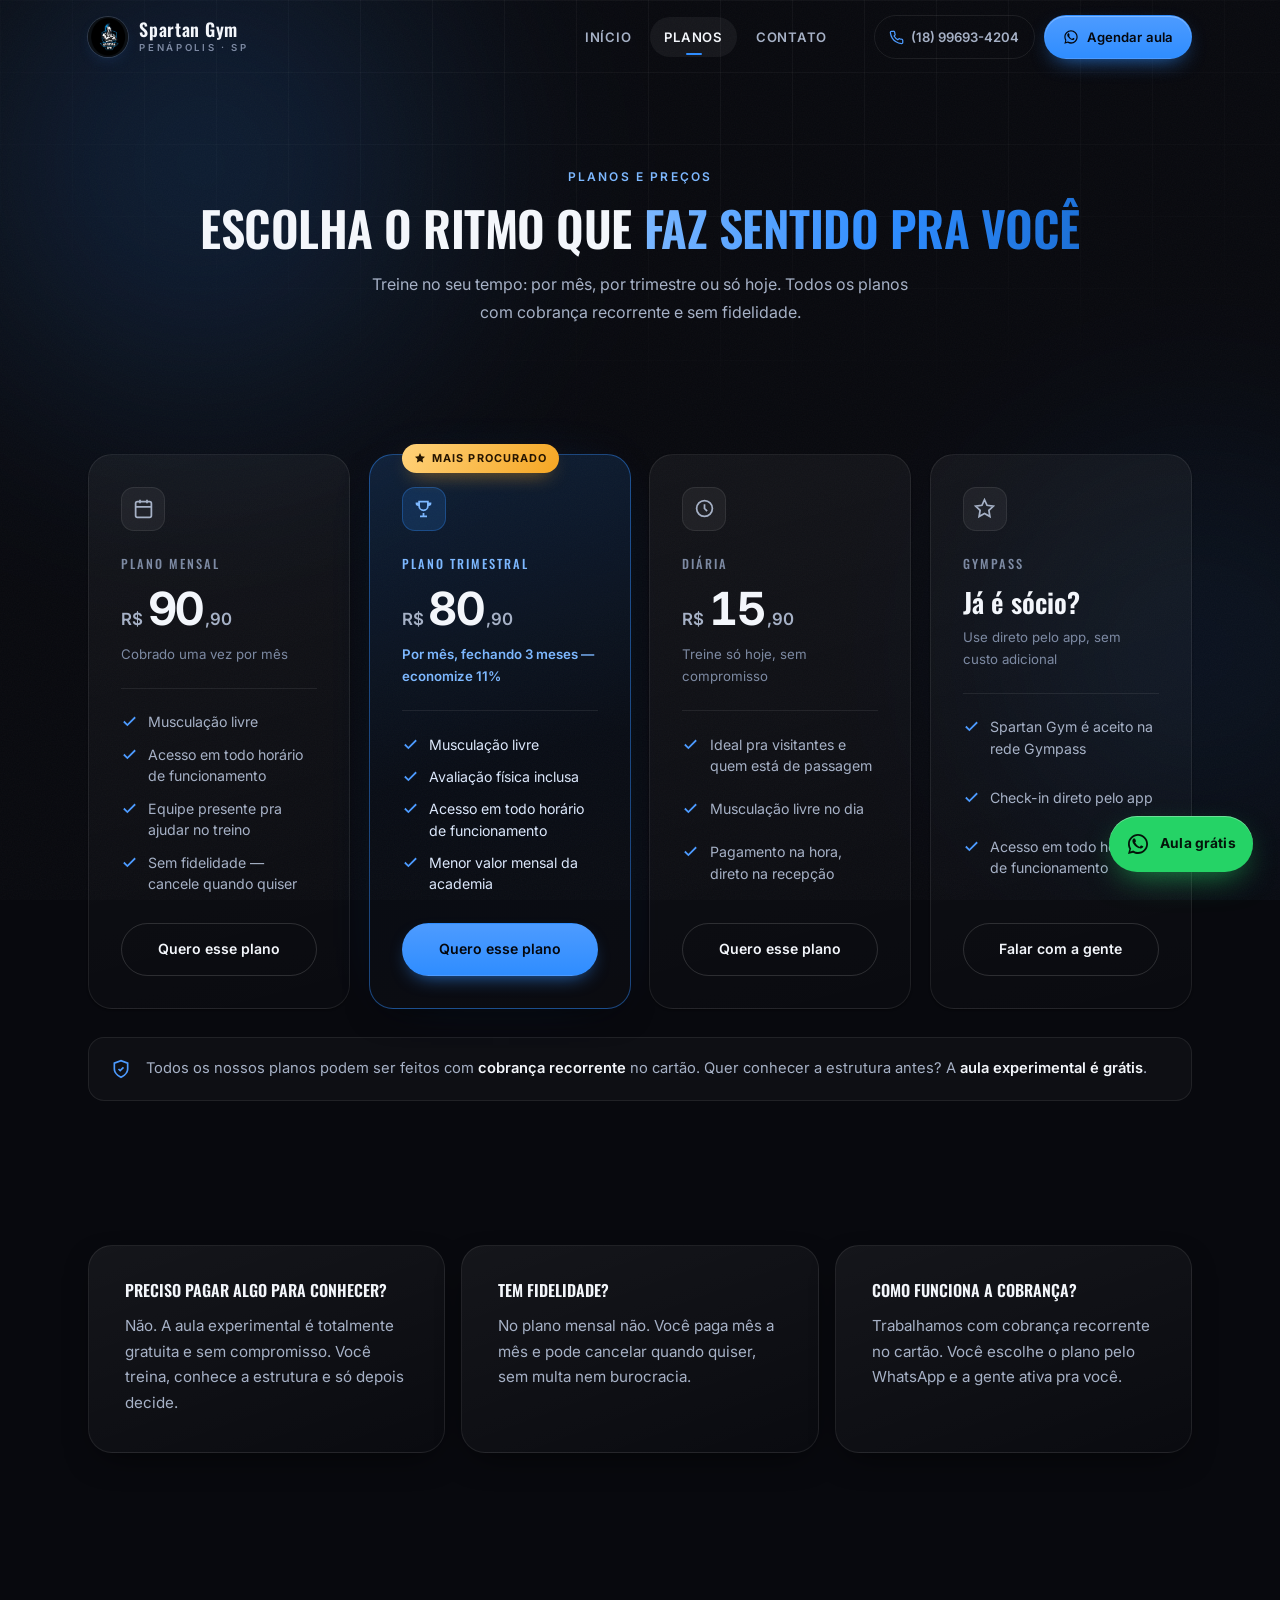
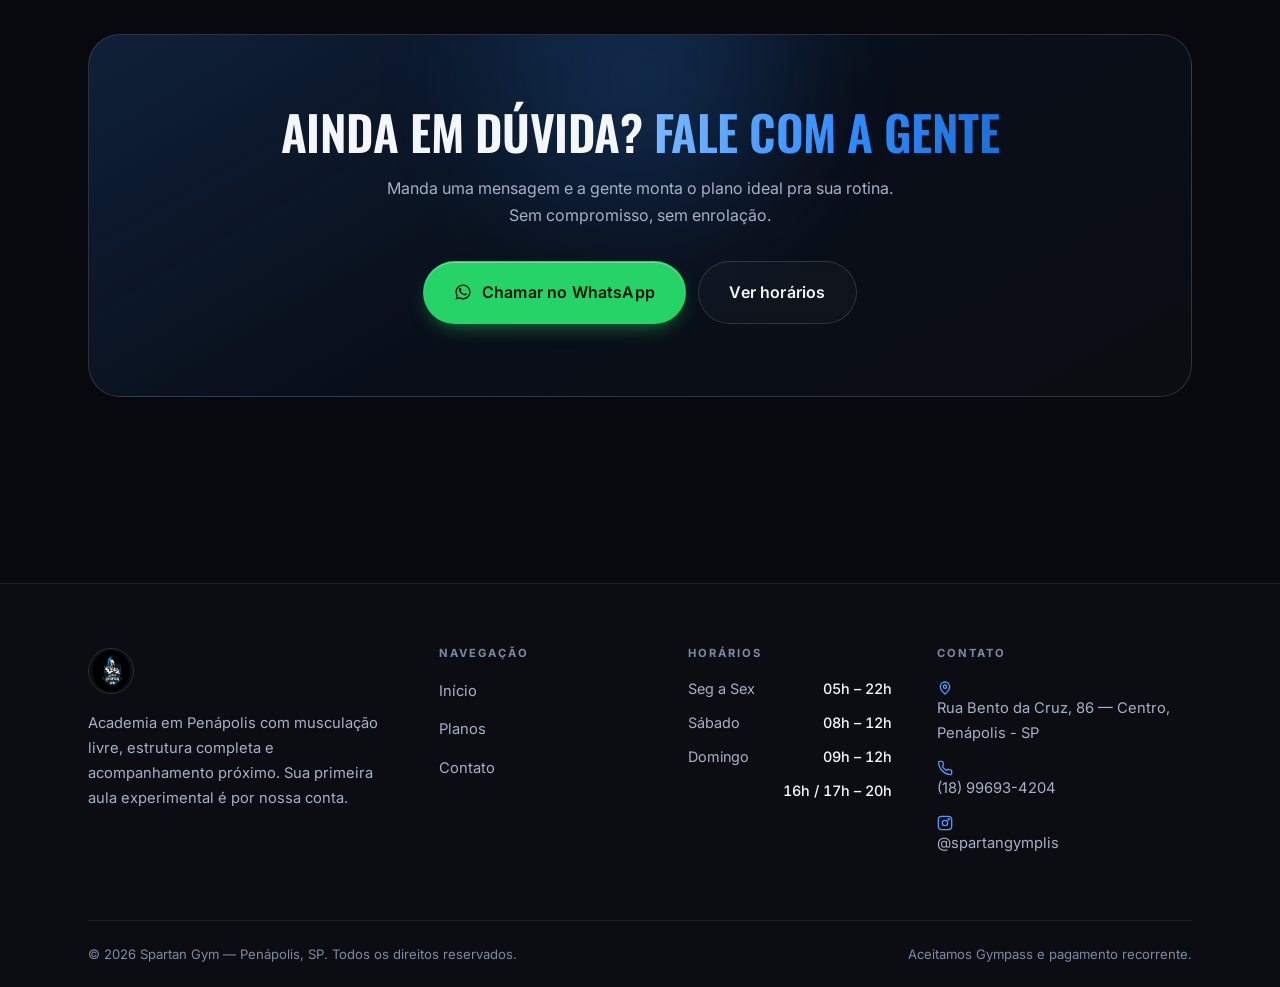
<file: planos.html>
<!DOCTYPE html>
<html lang="pt-BR">
<head>
<meta charset="UTF-8">
<meta name="viewport" content="width=device-width, initial-scale=1, viewport-fit=cover">
<title>Planos e preços | Spartan Gym — Penápolis</title>
<meta name="description" content="Planos da Spartan Gym em Penápolis: Mensal R$ 90,90, Trimestral R$ 80,90/mês e Diária R$ 15,90. Aula experimental grátis, Gympass aceito e cobrança recorrente.">
<meta name="theme-color" content="#08090e">
<link rel="canonical" href="https://spartan-gym.vercel.app/planos.html">
<meta property="og:type" content="website">
<meta property="og:locale" content="pt_BR">
<meta property="og:site_name" content="Spartan Gym">
<meta property="og:title" content="Planos e preços | Spartan Gym">
<meta property="og:description" content="Mensal, trimestral ou diária. Sem fidelidade, com cobrança recorrente e aula experimental grátis.">
<meta property="og:url" content="https://spartan-gym.vercel.app/planos.html">
<meta property="og:image" content="https://spartan-gym.vercel.app/assets/favicon-180.png">
<meta name="twitter:card" content="summary_large_image">
<link rel="preconnect" href="https://fonts.googleapis.com">
<link rel="preconnect" href="https://fonts.gstatic.com" crossorigin>
<link href="https://fonts.googleapis.com/css2?family=Oswald:wght@500;600;700&family=Inter:wght@400;500;600;700&display=swap" rel="stylesheet">
<link rel="icon" type="image/png" sizes="16x16" href="assets/favicon-16.png">
<link rel="icon" type="image/png" sizes="32x32" href="assets/favicon-32.png">
<link rel="icon" type="image/png" sizes="48x48" href="assets/favicon-48.png">
<link rel="apple-touch-icon" sizes="180x180" href="assets/favicon-180.png">
<link rel="stylesheet" href="style.css">
<script>document.documentElement.classList.add("js")</script>
</head>
<body>

<div class="bg-layer" aria-hidden="true">
  <div class="bg-glow bg-glow--a"></div>
  <div class="bg-glow bg-glow--b"></div>
  <div class="bg-grid"></div>
  <div class="bg-noise"></div>
</div>

<header class="nav" id="nav">
  <div class="container nav__inner">
    <a class="brand" href="index.html">
      <img src="assets/logo.png" alt="Spartan Gym">
      <span class="brand__text">
        <span class="brand__name">Spartan Gym</span>
        <span class="brand__tag">Penápolis · SP</span>
      </span>
    </a>

    <div class="nav__menu" id="nav-menu">
      <nav class="nav__links" aria-label="Navegação principal">
        <a href="index.html">Início</a>
        <a href="planos.html" aria-current="page">Planos</a>
        <a href="contato.html">Contato</a>
      </nav>
      <div class="nav__actions">
        <a class="nav__phone" href="tel:+5518996934204">
          <svg viewBox="0 0 24 24" fill="none" stroke="currentColor" stroke-width="2"><path d="M22 16.9v3a2 2 0 01-2.2 2 19.8 19.8 0 01-8.6-3 19.5 19.5 0 01-6-6 19.8 19.8 0 01-3-8.7A2 2 0 014.1 2h3a2 2 0 012 1.7c.1.9.3 1.8.6 2.7a2 2 0 01-.4 2.1L8.1 9.7a16 16 0 006 6l1.2-1.2a2 2 0 012.1-.4c.9.3 1.8.5 2.7.6a2 2 0 011.9 2.2z"/></svg>
          (18) 99693-4204
        </a>
        <a class="btn btn--primary nav__cta" href="https://wa.me/5518996934204?text=Ol%C3%A1%2C%20quero%20agendar%20uma%20aula%20experimental%20na%20Spartan%20Gym!" target="_blank" rel="noopener">
          <svg viewBox="0 0 24 24" fill="currentColor"><path d="M17.5 14.4c-.3-.1-1.7-.8-2-.9-.3-.1-.5-.1-.6.1-.2.3-.7.9-.9 1.1-.2.2-.3.2-.6.1-.9-.4-1.8-1-2.5-1.8-.7-.7-1.3-1.6-1.7-2.4-.1-.2 0-.4.1-.5.2-.2.5-.5.6-.7.1-.2.1-.4 0-.6-.1-.2-.6-1.5-.8-2-.2-.5-.4-.4-.6-.4h-.5c-.2 0-.5.1-.7.3-.2.2-.9.9-.9 2.2s.9 2.6 1 2.8c.1.2 1.8 2.9 4.5 4 2.7 1.1 2.7.7 3.2.7.5 0 1.6-.6 1.8-1.2.2-.6.2-1.1.2-1.2-.1-.1-.3-.2-.6-.3z"/><path d="M12 2C6.5 2 2 6.5 2 12c0 1.9.5 3.6 1.4 5.1L2 22l5.1-1.3C8.5 21.5 10.2 22 12 22c5.5 0 10-4.5 10-10S17.5 2 12 2zm0 18c-1.6 0-3.1-.4-4.4-1.2l-.3-.2-3 .8.8-2.9-.2-.3C4.3 15 3.8 13.5 3.8 12c0-4.5 3.7-8.2 8.2-8.2s8.2 3.7 8.2 8.2-3.7 8-8.2 8z"/></svg>
          <span>Agendar aula</span>
        </a>
      </div>
    </div>

    <button class="nav__toggle" type="button" aria-expanded="false" aria-controls="nav-menu" aria-label="Abrir menu de navegação">
      <span></span><span></span><span></span>
    </button>
  </div>
</header>

<main class="page">

  <section class="page-hero">
    <div class="container">
      <span class="eyebrow">Planos e preços</span>
      <h1>Escolha o ritmo que <span class="accent">faz sentido pra você</span></h1>
      <p>Treine no seu tempo: por mês, por trimestre ou só hoje. Todos os planos com cobrança recorrente e sem fidelidade.</p>
    </div>
  </section>

  <section class="section section--tight">
    <div class="container">
      <div class="plans">

        <article class="plan" data-reveal data-delay="1">
          <div class="plan__icon">
            <svg viewBox="0 0 24 24" fill="none" stroke="currentColor" stroke-width="2"><rect x="3" y="4" width="18" height="18" rx="2"/><path d="M16 2v4M8 2v4M3 10h18"/></svg>
          </div>
          <p class="plan__name">Plano Mensal</p>
          <p class="plan__price"><span class="plan__cur">R$</span><span class="plan__val mono-num">90</span><span class="plan__cents">,90</span></p>
          <p class="plan__per">Cobrado uma vez por mês</p>
          <div class="plan__divider"></div>
          <ul class="plan__includes">
            <li><svg viewBox="0 0 24 24" fill="none" stroke="currentColor" stroke-width="2.5"><path d="M20 6L9 17l-5-5"/></svg>Musculação livre</li>
            <li><svg viewBox="0 0 24 24" fill="none" stroke="currentColor" stroke-width="2.5"><path d="M20 6L9 17l-5-5"/></svg>Acesso em todo horário de funcionamento</li>
            <li><svg viewBox="0 0 24 24" fill="none" stroke="currentColor" stroke-width="2.5"><path d="M20 6L9 17l-5-5"/></svg>Equipe presente pra ajudar no treino</li>
            <li><svg viewBox="0 0 24 24" fill="none" stroke="currentColor" stroke-width="2.5"><path d="M20 6L9 17l-5-5"/></svg>Sem fidelidade — cancele quando quiser</li>
          </ul>
          <a class="plan__cta" href="https://wa.me/5518996934204?text=Ol%C3%A1%2C%20quero%20saber%20mais%20sobre%20o%20Plano%20Mensal" target="_blank" rel="noopener">Quero esse plano</a>
        </article>

        <article class="plan plan--featured" data-reveal data-delay="3">
          <span class="plan__badge">
            <svg viewBox="0 0 24 24" fill="currentColor"><path d="M12 2l2.9 6.3L22 9.3l-5 4.9 1.2 7-6.2-3.4L5.8 21.2 7 14.2 2 9.3l7.1-1z"/></svg>
            Mais procurado
          </span>
          <div class="plan__icon">
            <svg viewBox="0 0 24 24" fill="none" stroke="currentColor" stroke-width="2"><path d="M8 21h8M12 17v4M7 4h10v5a5 5 0 01-10 0V4zM7 6H4a2 2 0 002 2M17 6h3a2 2 0 01-2 2"/></svg>
          </div>
          <p class="plan__name">Plano Trimestral</p>
          <p class="plan__price"><span class="plan__cur">R$</span><span class="plan__val mono-num">80</span><span class="plan__cents">,90</span></p>
          <p class="plan__per">Por mês, fechando 3 meses — economize 11%</p>
          <div class="plan__divider"></div>
          <ul class="plan__includes">
            <li><svg viewBox="0 0 24 24" fill="none" stroke="currentColor" stroke-width="2.5"><path d="M20 6L9 17l-5-5"/></svg>Musculação livre</li>
            <li><svg viewBox="0 0 24 24" fill="none" stroke="currentColor" stroke-width="2.5"><path d="M20 6L9 17l-5-5"/></svg>Avaliação física inclusa</li>
            <li><svg viewBox="0 0 24 24" fill="none" stroke="currentColor" stroke-width="2.5"><path d="M20 6L9 17l-5-5"/></svg>Acesso em todo horário de funcionamento</li>
            <li><svg viewBox="0 0 24 24" fill="none" stroke="currentColor" stroke-width="2.5"><path d="M20 6L9 17l-5-5"/></svg>Menor valor mensal da academia</li>
          </ul>
          <a class="plan__cta" href="https://wa.me/5518996934204?text=Ol%C3%A1%2C%20quero%20saber%20mais%20sobre%20o%20Plano%20Trimestral" target="_blank" rel="noopener">Quero esse plano</a>
        </article>

        <article class="plan" data-reveal data-delay="5">
          <div class="plan__icon">
            <svg viewBox="0 0 24 24" fill="none" stroke="currentColor" stroke-width="2"><circle cx="12" cy="12" r="9"/><path d="M12 7v5l3 3"/></svg>
          </div>
          <p class="plan__name">Diária</p>
          <p class="plan__price"><span class="plan__cur">R$</span><span class="plan__val mono-num">15</span><span class="plan__cents">,90</span></p>
          <p class="plan__per">Treine só hoje, sem compromisso</p>
          <div class="plan__divider"></div>
          <ul class="plan__includes">
            <li><svg viewBox="0 0 24 24" fill="none" stroke="currentColor" stroke-width="2.5"><path d="M20 6L9 17l-5-5"/></svg>Ideal pra visitantes e quem está de passagem</li>
            <li><svg viewBox="0 0 24 24" fill="none" stroke="currentColor" stroke-width="2.5"><path d="M20 6L9 17l-5-5"/></svg>Musculação livre no dia</li>
            <li><svg viewBox="0 0 24 24" fill="none" stroke="currentColor" stroke-width="2.5"><path d="M20 6L9 17l-5-5"/></svg>Pagamento na hora, direto na recepção</li>
          </ul>
          <a class="plan__cta" href="https://wa.me/5518996934204?text=Ol%C3%A1%2C%20quero%20saber%20mais%20sobre%20a%20Di%C3%A1ria" target="_blank" rel="noopener">Quero esse plano</a>
        </article>

        <article class="plan" data-reveal>
          <div class="plan__icon">
            <svg viewBox="0 0 24 24" fill="none" stroke="currentColor" stroke-width="2"><path d="M12 2l2.9 6.3L22 9.3l-5 4.9 1.2 7-6.2-3.4L5.8 21.2 7 14.2 2 9.3l7.1-1z"/></svg>
          </div>
          <p class="plan__name">Gympass</p>
          <p class="plan__alt">Já é sócio?</p>
          <p class="plan__per">Use direto pelo app, sem custo adicional</p>
          <div class="plan__divider"></div>
          <ul class="plan__includes">
            <li><svg viewBox="0 0 24 24" fill="none" stroke="currentColor" stroke-width="2.5"><path d="M20 6L9 17l-5-5"/></svg>Spartan Gym é aceito na rede Gympass</li>
            <li><svg viewBox="0 0 24 24" fill="none" stroke="currentColor" stroke-width="2.5"><path d="M20 6L9 17l-5-5"/></svg>Check-in direto pelo app</li>
            <li><svg viewBox="0 0 24 24" fill="none" stroke="currentColor" stroke-width="2.5"><path d="M20 6L9 17l-5-5"/></svg>Acesso em todo horário de funcionamento</li>
          </ul>
          <a class="plan__cta" href="https://wa.me/5518996934204?text=Ol%C3%A1%2C%20quero%20saber%20mais%20sobre%20o%20Gympass%20na%20Spartan%20Gym" target="_blank" rel="noopener">Falar com a gente</a>
        </article>

      </div>

      <div class="plans-note" data-reveal>
        <svg viewBox="0 0 24 24" fill="none" stroke="currentColor" stroke-width="2"><path d="M12 22s8-4 8-10V5l-8-3-8 3v7c0 6 8 10 8 10z"/><path d="M9 12l2 2 4-4"/></svg>
        <p>Todos os nossos planos podem ser feitos com <strong>cobrança recorrente</strong> no cartão. Quer conhecer a estrutura antes? A <strong>aula experimental é grátis</strong>.</p>
      </div>
    </div>
  </section>

  <section class="section section--tight">
    <div class="container">
      <div class="faq-grid">
        <article class="panel" data-reveal data-delay="1">
          <h3>Preciso pagar algo para conhecer?</h3>
          <p>Não. A aula experimental é totalmente gratuita e sem compromisso. Você treina, conhece a estrutura e só depois decide.</p>
        </article>
        <article class="panel" data-reveal data-delay="3">
          <h3>Tem fidelidade?</h3>
          <p>No plano mensal não. Você paga mês a mês e pode cancelar quando quiser, sem multa nem burocracia.</p>
        </article>
        <article class="panel" data-reveal data-delay="5">
          <h3>Como funciona a cobrança?</h3>
          <p>Trabalhamos com cobrança recorrente no cartão. Você escolhe o plano pelo WhatsApp e a gente ativa pra você.</p>
        </article>
      </div>
    </div>
  </section>

  <section class="section">
    <div class="container">
      <div class="cta-band" data-reveal>
        <h2>Ainda em dúvida? <span class="accent">Fale com a gente</span></h2>
        <p>Manda uma mensagem e a gente monta o plano ideal pra sua rotina. Sem compromisso, sem enrolação.</p>
        <div class="hero__actions">
          <a class="btn btn--wa btn--lg" href="https://wa.me/5518996934204?text=Ol%C3%A1%2C%20quero%20ajuda%20pra%20escolher%20o%20plano%20ideal%20na%20Spartan%20Gym!" target="_blank" rel="noopener">
            <svg viewBox="0 0 24 24" fill="currentColor"><path d="M17.5 14.4c-.3-.1-1.7-.8-2-.9-.3-.1-.5-.1-.6.1-.2.3-.7.9-.9 1.1-.2.2-.3.2-.6.1-.9-.4-1.8-1-2.5-1.8-.7-.7-1.3-1.6-1.7-2.4-.1-.2 0-.4.1-.5.2-.2.5-.5.6-.7.1-.2.1-.4 0-.6-.1-.2-.6-1.5-.8-2-.2-.5-.4-.4-.6-.4h-.5c-.2 0-.5.1-.7.3-.2.2-.9.9-.9 2.2s.9 2.6 1 2.8c.1.2 1.8 2.9 4.5 4 2.7 1.1 2.7.7 3.2.7.5 0 1.6-.6 1.8-1.2.2-.6.2-1.1.2-1.2-.1-.1-.3-.2-.6-.3z"/><path d="M12 2C6.5 2 2 6.5 2 12c0 1.9.5 3.6 1.4 5.1L2 22l5.1-1.3C8.5 21.5 10.2 22 12 22c5.5 0 10-4.5 10-10S17.5 2 12 2zm0 18c-1.6 0-3.1-.4-4.4-1.2l-.3-.2-3 .8.8-2.9-.2-.3C4.3 15 3.8 13.5 3.8 12c0-4.5 3.7-8.2 8.2-8.2s8.2 3.7 8.2 8.2-3.7 8-8.2 8z"/></svg>
            Chamar no WhatsApp
          </a>
          <a class="btn btn--ghost btn--lg" href="index.html#horarios">Ver horários</a>
        </div>
      </div>
    </div>
  </section>

</main>

<footer class="footer">
  <div class="container">
    <div class="footer__grid">
      <div class="footer__brand">
        <img src="assets/logo.png" alt="Spartan Gym">
        <p>Academia em Penápolis com musculação livre, estrutura completa e acompanhamento próximo. Sua primeira aula experimental é por nossa conta.</p>
      </div>

      <div>
        <h4>Navegação</h4>
        <ul class="footer__links">
          <li><a href="index.html">Início</a></li>
          <li><a href="planos.html">Planos</a></li>
          <li><a href="contato.html">Contato</a></li>
        </ul>
      </div>

      <div>
        <h4>Horários</h4>
        <ul class="footer__hours">
          <li><span>Seg a Sex</span><b class="mono-num">05h – 22h</b></li>
          <li><span>Sábado</span><b class="mono-num">08h – 12h</b></li>
          <li><span>Domingo</span><b class="mono-num">09h – 12h</b></li>
          <li><span>&nbsp;</span><b class="mono-num">16h / 17h – 20h</b></li>
        </ul>
      </div>

      <div>
        <h4>Contato</h4>
        <ul class="footer__contact">
          <li>
            <svg viewBox="0 0 24 24" fill="none" stroke="currentColor" stroke-width="2"><path d="M12 21s-7-6.2-7-11a7 7 0 1114 0c0 4.8-7 11-7 11z"/><circle cx="12" cy="10" r="2.5"/></svg>
            <span>Rua Bento da Cruz, 86 — Centro, Penápolis - SP</span>
          </li>
          <li>
            <svg viewBox="0 0 24 24" fill="none" stroke="currentColor" stroke-width="2"><path d="M22 16.9v3a2 2 0 01-2.2 2 19.8 19.8 0 01-8.6-3 19.5 19.5 0 01-6-6 19.8 19.8 0 01-3-8.7A2 2 0 014.1 2h3a2 2 0 012 1.7c.1.9.3 1.8.6 2.7a2 2 0 01-.4 2.1L8.1 9.7a16 16 0 006 6l1.2-1.2a2 2 0 012.1-.4c.9.3 1.8.5 2.7.6a2 2 0 011.9 2.2z"/></svg>
            <a href="tel:+5518996934204">(18) 99693-4204</a>
          </li>
          <li>
            <svg viewBox="0 0 24 24" fill="none" stroke="currentColor" stroke-width="2"><rect x="2" y="2" width="20" height="20" rx="5"/><circle cx="12" cy="12" r="4"/><circle cx="17.5" cy="6.5" r="1"/></svg>
            <a href="https://instagram.com/spartangymplis" target="_blank" rel="noopener">@spartangymplis</a>
          </li>
        </ul>
      </div>
    </div>

    <div class="footer__bottom">
      <p>© <span data-year>2026</span> Spartan Gym — Penápolis, SP. Todos os direitos reservados.</p>
      <p>Aceitamos Gympass e pagamento recorrente.</p>
    </div>
  </div>
</footer>

<button class="to-top" type="button" aria-label="Voltar ao topo">
  <svg viewBox="0 0 24 24" fill="none" stroke="currentColor" stroke-width="2"><path d="M12 19V5M5 12l7-7 7 7"/></svg>
</button>

<a class="float-wa" href="https://wa.me/5518996934204?text=Ol%C3%A1%2C%20quero%20agendar%20uma%20aula%20experimental%20na%20Spartan%20Gym!" target="_blank" rel="noopener" aria-label="Falar no WhatsApp">
  <svg viewBox="0 0 24 24" fill="currentColor"><path d="M17.5 14.4c-.3-.1-1.7-.8-2-.9-.3-.1-.5-.1-.6.1-.2.3-.7.9-.9 1.1-.2.2-.3.2-.6.1-.9-.4-1.8-1-2.5-1.8-.7-.7-1.3-1.6-1.7-2.4-.1-.2 0-.4.1-.5.2-.2.5-.5.6-.7.1-.2.1-.4 0-.6-.1-.2-.6-1.5-.8-2-.2-.5-.4-.4-.6-.4h-.5c-.2 0-.5.1-.7.3-.2.2-.9.9-.9 2.2s.9 2.6 1 2.8c.1.2 1.8 2.9 4.5 4 2.7 1.1 2.7.7 3.2.7.5 0 1.6-.6 1.8-1.2.2-.6.2-1.1.2-1.2-.1-.1-.3-.2-.6-.3z"/><path d="M12 2C6.5 2 2 6.5 2 12c0 1.9.5 3.6 1.4 5.1L2 22l5.1-1.3C8.5 21.5 10.2 22 12 22c5.5 0 10-4.5 10-10S17.5 2 12 2zm0 18c-1.6 0-3.1-.4-4.4-1.2l-.3-.2-3 .8.8-2.9-.2-.3C4.3 15 3.8 13.5 3.8 12c0-4.5 3.7-8.2 8.2-8.2s8.2 3.7 8.2 8.2-3.7 8-8.2 8z"/></svg>
  <span>Aula grátis</span>
</a>

<script src="app.js"></script>
</body>
</html>
</file>
<file: style.css>
:root{
  --ink-950:#05060a;
  --ink-900:#08090e;
  --ink-850:#0b0d13;
  --ink-800:#0f1219;
  --ink-700:#151922;
  --ink-600:#1d222d;

  --brand-300:#7db8ff;
  --brand-400:#4d9bff;
  --brand-500:#2f8dff;
  --brand-600:#1c6fd6;
  --brand-glow:rgba(47,141,255,.32);

  --gold-300:#ffd27a;
  --gold-400:#ffc24b;
  --gold-500:#f5a623;

  --text-1:#f3f6fb;
  --text-2:#a6b1c6;
  --text-3:#7d8aa3;

  --line:rgba(255,255,255,.08);
  --line-2:rgba(255,255,255,.14);
  --surface:rgba(255,255,255,.028);
  --surface-2:rgba(255,255,255,.055);

  --r-sm:10px;
  --r-md:16px;
  --r-lg:24px;
  --r-xl:32px;
  --r-full:999px;

  --sh-1:0 1px 2px rgba(0,0,0,.45);
  --sh-2:0 12px 34px -14px rgba(0,0,0,.75);
  --sh-3:0 34px 70px -30px rgba(0,0,0,.85);

  --ease:cubic-bezier(.22,1,.36,1);
  --t:.34s var(--ease);
  --t-fast:.18s var(--ease);

  --container:1200px;
  --pad:clamp(1.25rem,5vw,3rem);
  --nav-h:74px;

  --fs-display:clamp(2.6rem,7.4vw,5.5rem);
  --fs-h2:clamp(1.85rem,4.4vw,3rem);
  --fs-h3:clamp(1.12rem,1.5vw,1.35rem);
  --fs-lead:clamp(1rem,1.1vw,1.12rem);
}

*,*::before,*::after{box-sizing:border-box;}
html{-webkit-text-size-adjust:100%;scroll-behavior:smooth;scroll-padding-top:calc(var(--nav-h) + 16px);}
body{
  margin:0;
  background:var(--ink-900);
  color:var(--text-1);
  font-family:'Inter',system-ui,-apple-system,'Segoe UI',sans-serif;
  font-size:1rem;
  line-height:1.7;
  overflow-x:hidden;
  -webkit-font-smoothing:antialiased;
  -moz-osx-font-smoothing:grayscale;
}
body.is-locked{overflow:hidden;}

h1,h2,h3,h4{
  font-family:'Oswald',Impact,sans-serif;
  font-weight:600;
  text-transform:uppercase;
  letter-spacing:.005em;
  line-height:1.05;
  margin:0;
  text-wrap:balance;
}
p{margin:0;}
a{color:inherit;text-decoration:none;}
img,svg{max-width:100%;display:block;}
ul{margin:0;padding:0;list-style:none;}
button{font:inherit;color:inherit;background:none;border:0;cursor:pointer;}

:focus-visible{outline:2px solid var(--brand-400);outline-offset:3px;border-radius:4px;}

::selection{background:var(--brand-500);color:#04070d;}

/* BACKGROUND */
.bg-layer{position:fixed;inset:0;z-index:0;pointer-events:none;overflow:hidden;}
.bg-glow{
  position:absolute;border-radius:50%;filter:blur(90px);opacity:.5;
}
.bg-glow--a{width:min(70vw,760px);height:min(70vw,760px);top:-24vh;left:-14vw;background:radial-gradient(circle,rgba(47,141,255,.4),transparent 68%);}
.bg-glow--b{width:min(60vw,620px);height:min(60vw,620px);top:38vh;right:-18vw;background:radial-gradient(circle,rgba(28,111,214,.3),transparent 68%);opacity:.42;}
.bg-grid{
  position:absolute;inset:0;
  background-image:linear-gradient(rgba(255,255,255,.035) 1px,transparent 1px),linear-gradient(90deg,rgba(255,255,255,.035) 1px,transparent 1px);
  background-size:72px 72px;
  mask-image:radial-gradient(ellipse 90% 60% at 50% 0%,#000 20%,transparent 78%);
  -webkit-mask-image:radial-gradient(ellipse 90% 60% at 50% 0%,#000 20%,transparent 78%);
}
.bg-noise{
  position:absolute;inset:0;opacity:.035;mix-blend-mode:overlay;
  background-image:url("data:image/svg+xml,%3Csvg xmlns='http://www.w3.org/2000/svg' width='160' height='160'%3E%3Cfilter id='n'%3E%3CfeTurbulence type='fractalNoise' baseFrequency='.82' numOctaves='4' stitchTiles='stitch'/%3E%3C/filter%3E%3Crect width='100%25' height='100%25' filter='url(%23n)'/%3E%3C/svg%3E");
}

.page{position:relative;z-index:1;}

/* LAYOUT */
.container{width:100%;max-width:var(--container);margin-inline:auto;padding-inline:var(--pad);}
.section{padding-block:clamp(3.75rem,8.5vw,7rem);}
.section--tight{padding-block:clamp(3rem,6vw,4.5rem);}
.section--alt{background:linear-gradient(180deg,rgba(255,255,255,.022),rgba(255,255,255,0));}

.section-head{max-width:62ch;margin-bottom:clamp(2.25rem,4.5vw,3.5rem);}
.section-head--center{margin-inline:auto;text-align:center;}
.section-head h2{font-size:var(--fs-h2);letter-spacing:-.005em;}
.section-head p{margin-top:1rem;color:var(--text-2);font-size:var(--fs-lead);line-height:1.65;}

.eyebrow{
  display:inline-flex;align-items:center;gap:.6rem;
  font-family:'Inter',sans-serif;font-size:.75rem;font-weight:600;
  letter-spacing:.18em;text-transform:uppercase;color:var(--brand-300);
  margin-bottom:1.1rem;
}
.eyebrow::before{content:"";width:26px;height:1px;background:linear-gradient(90deg,transparent,var(--brand-400));}
.section-head--center .eyebrow::before{display:none;}

.accent{
  background:linear-gradient(100deg,var(--brand-300),var(--brand-500) 55%,var(--brand-600));
  -webkit-background-clip:text;background-clip:text;color:transparent;
}
.gold{
  background:linear-gradient(100deg,var(--gold-300),var(--gold-500));
  -webkit-background-clip:text;background-clip:text;color:transparent;
}

.lede{color:var(--text-2);font-size:var(--fs-lead);line-height:1.7;}
.muted{color:var(--text-2);}
.mono-num{font-variant-numeric:tabular-nums;font-feature-settings:'tnum';}

/* BUTTONS */
.btn{
  --btn-bg:transparent;
  position:relative;display:inline-flex;align-items:center;justify-content:center;gap:.6rem;
  padding:.9rem 1.5rem;border-radius:var(--r-full);
  font-size:.92rem;font-weight:600;letter-spacing:.01em;white-space:nowrap;
  border:1px solid transparent;background:var(--btn-bg);
  transition:transform var(--t-fast),box-shadow var(--t-fast),border-color var(--t-fast),background-color var(--t-fast),color var(--t-fast);
  will-change:transform;
}
.btn svg{width:18px;height:18px;flex:none;}
.btn:active{transform:translateY(1px) scale(.99);}

.btn--primary{
  background:linear-gradient(180deg,var(--brand-400),var(--brand-500));
  color:#04070d;
  box-shadow:0 8px 22px -10px rgba(47,141,255,.9),inset 0 1px 0 rgba(255,255,255,.28);
}
.btn--primary:hover{transform:translateY(-2px);box-shadow:0 16px 34px -12px rgba(47,141,255,1),inset 0 1px 0 rgba(255,255,255,.34);}

.btn--ghost{background:var(--surface);border-color:var(--line-2);color:var(--text-1);backdrop-filter:blur(6px);}
.btn--ghost:hover{transform:translateY(-2px);border-color:rgba(255,255,255,.3);background:var(--surface-2);}

.btn--wa{background:#25d366;color:#04140a;box-shadow:0 8px 22px -10px rgba(37,211,102,.75),inset 0 1px 0 rgba(255,255,255,.3);}
.btn--wa:hover{transform:translateY(-2px);box-shadow:0 16px 32px -12px rgba(37,211,102,.9),inset 0 1px 0 rgba(255,255,255,.34);}

.btn--lg{padding:1.05rem 1.9rem;font-size:1rem;}
.btn--block{width:100%;}

/* NAV */
.nav{
  position:fixed;inset:0 0 auto;z-index:100;
  transition:background-color var(--t),border-color var(--t),backdrop-filter var(--t);
  border-bottom:1px solid transparent;
}
.nav.is-scrolled{
  background:rgba(8,9,14,.72);
  backdrop-filter:blur(16px) saturate(160%);
  -webkit-backdrop-filter:blur(16px) saturate(160%);
  border-bottom-color:var(--line);
}
.nav__inner{
  height:var(--nav-h);
  display:flex;align-items:center;justify-content:space-between;gap:1.5rem;
}
.brand{display:flex;align-items:center;gap:.7rem;flex:none;}
.brand img{width:40px;height:40px;border-radius:50%;box-shadow:0 0 0 1px var(--line-2),0 6px 18px -8px var(--brand-glow);}
.brand__text{display:flex;flex-direction:column;line-height:1;}
.brand__name{font-family:'Oswald',sans-serif;font-size:1.12rem;font-weight:600;letter-spacing:.04em;}
.brand__tag{font-size:.6rem;font-weight:600;letter-spacing:.28em;color:var(--text-3);text-transform:uppercase;margin-top:4px;}

.nav__links{display:flex;align-items:center;gap:.25rem;}
.nav__links a{
  position:relative;padding:.55rem .9rem;border-radius:var(--r-full);
  font-size:.82rem;font-weight:600;letter-spacing:.06em;text-transform:uppercase;
  color:var(--text-2);transition:color var(--t-fast),background-color var(--t-fast);
}
.nav__links a:hover{color:var(--text-1);background:var(--surface);}
.nav__links a[aria-current="page"]{color:var(--text-1);background:var(--surface-2);}
.nav__links a[aria-current="page"]::after{
  content:"";position:absolute;left:50%;bottom:2px;translate:-50% 0;
  width:16px;height:2px;border-radius:2px;background:var(--brand-500);
}

.nav__menu{display:flex;align-items:center;gap:clamp(1rem,2.5vw,2rem);}
.nav__actions{display:flex;align-items:center;gap:.6rem;flex:none;}
.nav__cta{display:inline-flex;align-items:center;gap:.5rem;padding:.62rem 1.1rem;font-size:.82rem;}
.nav__cta svg{width:16px;height:16px;}
.nav__phone{
  display:inline-flex;align-items:center;gap:.45rem;padding:.62rem .9rem;
  font-size:.82rem;font-weight:600;color:var(--text-2);border-radius:var(--r-full);
  border:1px solid var(--line);transition:color var(--t-fast),border-color var(--t-fast);
}
.nav__phone:hover{color:var(--text-1);border-color:var(--line-2);}
.nav__phone svg{width:15px;height:15px;color:var(--brand-400);}

.nav__toggle{
  display:none;width:42px;height:42px;border-radius:var(--r-sm);
  border:1px solid var(--line-2);align-items:center;justify-content:center;
  background:var(--surface);transition:background-color var(--t-fast);
}
.nav__toggle:hover{background:var(--surface-2);}
.nav__toggle span{display:block;width:18px;height:1.5px;background:var(--text-1);border-radius:2px;transition:transform var(--t),opacity var(--t-fast);}
.nav__toggle span+span{margin-top:5px;}
.nav__toggle[aria-expanded="true"] span:nth-child(1){transform:translateY(6.5px) rotate(45deg);}
.nav__toggle[aria-expanded="true"] span:nth-child(2){opacity:0;}
.nav__toggle[aria-expanded="true"] span:nth-child(3){transform:translateY(-6.5px) rotate(-45deg);}

/* HERO */
.hero{position:relative;padding-top:calc(var(--nav-h) + clamp(2.5rem,7vw,5rem));padding-bottom:clamp(3rem,6vw,5rem);}
.hero__grid{display:grid;grid-template-columns:minmax(0,1.08fr) minmax(0,.92fr);gap:clamp(2rem,5vw,4.5rem);align-items:center;}
.hero__copy{min-width:0;}

.hero__loc{display:flex;align-items:center;gap:.6rem;color:var(--text-2);font-size:.88rem;margin-bottom:1.5rem;}
.hero__loc svg{width:16px;height:16px;color:var(--brand-400);flex:none;}
.hero__loc b{color:var(--text-1);font-weight:600;}

.hero h1{font-size:var(--fs-display);letter-spacing:-.015em;line-height:.95;}
.hero h1 span{display:block;}

.hero__sub{margin-top:1.5rem;max-width:48ch;color:var(--text-2);font-size:var(--fs-lead);line-height:1.7;}
.hero__actions{display:flex;flex-wrap:wrap;gap:.75rem;margin-top:2.25rem;}

.hero__trust{display:flex;flex-wrap:wrap;gap:.5rem;margin-top:2.25rem;}
.trust-chip{
  display:inline-flex;align-items:center;gap:.45rem;
  padding:.42rem .8rem;border-radius:var(--r-full);
  background:var(--surface);border:1px solid var(--line);
  font-size:.78rem;font-weight:500;color:var(--text-2);
}
.trust-chip svg{width:14px;height:14px;color:var(--brand-400);flex:none;}
.trust-chip--gp{color:#ff8fa8;font-weight:700;letter-spacing:-.01em;font-size:.8rem;}
.trust-chip--gp svg{display:none;}

.hero__visual{position:relative;display:flex;align-items:center;justify-content:center;min-height:clamp(240px,34vw,400px);}
.hero__halo{
  position:absolute;width:min(78%,330px);aspect-ratio:1;border-radius:50%;
  background:radial-gradient(circle,var(--brand-glow),transparent 66%);
  filter:blur(24px);
}
.hero__ring{position:absolute;border-radius:50%;border:1px solid var(--line-2);}
.hero__ring--outer{width:min(92%,390px);aspect-ratio:1;border-style:dashed;opacity:.5;animation:spin 70s linear infinite;}
.hero__ring--inner{width:min(66%,282px);aspect-ratio:1;background:rgba(255,255,255,.02);backdrop-filter:blur(4px);}
@keyframes spin{to{transform:rotate(360deg);}}

.hero__shield{
  position:relative;width:min(56%,236px);aspect-ratio:1;border-radius:50%;
  display:flex;align-items:center;justify-content:center;
  background:linear-gradient(160deg,var(--ink-700),var(--ink-850));
  border:1px solid var(--line-2);
  box-shadow:var(--sh-3),0 0 60px -22px var(--brand-glow);
}
.hero__shield img{width:74%;height:74%;border-radius:50%;}

.hero__scroll{
  display:inline-flex;align-items:center;gap:.55rem;margin-top:3rem;
  font-size:.74rem;font-weight:600;letter-spacing:.2em;text-transform:uppercase;color:var(--text-3);
  transition:color var(--t-fast);
}
.hero__scroll:hover{color:var(--text-1);}
.hero__scroll i{display:block;width:1px;height:34px;background:linear-gradient(180deg,var(--brand-500),transparent);animation:drop 2.1s var(--ease) infinite;}
@keyframes drop{0%{transform:scaleY(0);transform-origin:top;}45%{transform:scaleY(1);transform-origin:top;}55%{transform:scaleY(1);transform-origin:bottom;}100%{transform:scaleY(0);transform-origin:bottom;}}

/* PAGE HERO */
.page-hero{
  position:relative;padding-top:calc(var(--nav-h) + clamp(3rem,7vw,5.5rem));padding-bottom:clamp(2.25rem,4.5vw,3.5rem);
  text-align:center;
}
.page-hero h1{font-size:var(--fs-h2);letter-spacing:-.01em;}
.page-hero h1 .accent{font-family:'Oswald',sans-serif;}
.page-hero p{margin:1.1rem auto 0;max-width:56ch;color:var(--text-2);font-size:var(--fs-lead);}
.page-hero .eyebrow{margin-bottom:1rem;}
.page-hero .eyebrow::before{display:none;}

/* MARQUEE */
.marquee{
  position:relative;overflow:hidden;
  border-block:1px solid var(--line);
  background:rgba(255,255,255,.018);
  padding-block:1.1rem;
  mask-image:linear-gradient(90deg,transparent,#000 8%,#000 92%,transparent);
  -webkit-mask-image:linear-gradient(90deg,transparent,#000 8%,#000 92%,transparent);
}
.marquee__track{display:flex;width:max-content;animation:slide 34s linear infinite;}
.marquee:hover .marquee__track{animation-play-state:paused;}
.marquee__group{display:flex;align-items:center;gap:2.5rem;padding-right:2.5rem;}
.marquee__item{
  display:inline-flex;align-items:center;gap:.6rem;white-space:nowrap;
  font-family:'Oswald',sans-serif;font-size:.95rem;letter-spacing:.14em;
  text-transform:uppercase;color:var(--text-2);
}
.marquee__item svg{width:15px;height:15px;color:var(--brand-500);}
@keyframes slide{to{transform:translateX(-50%);}}

/* STATS */
.stats{
  display:grid;grid-template-columns:repeat(4,1fr);
  border:1px solid var(--line);border-radius:var(--r-lg);
  background:linear-gradient(160deg,rgba(255,255,255,.045),rgba(255,255,255,.012));
  overflow:hidden;
}
.stat{padding:clamp(1.5rem,3vw,2.25rem) 1.25rem;text-align:center;border-left:1px solid var(--line);}
.stat:first-child{border-left:0;}
.stat__value{font-family:'Oswald',sans-serif;font-size:clamp(1.5rem,2.6vw,2.1rem);font-weight:600;line-height:1;letter-spacing:-.01em;}
.stat__value small{display:block;font-family:'Inter',sans-serif;font-size:.66rem;font-weight:600;letter-spacing:.2em;color:var(--text-3);margin-top:.6rem;}

/* ABOUT */
.about{display:grid;grid-template-columns:minmax(0,1.12fr) minmax(0,.88fr);gap:clamp(2rem,4vw,3.5rem);align-items:start;}
.about__body p + p{margin-top:1.1rem;}
.checklist{display:grid;gap:.9rem;margin-top:2rem;}
.checklist li{display:flex;gap:.85rem;align-items:flex-start;font-size:.97rem;color:var(--text-1);}
.checklist svg{
  width:22px;height:22px;flex:none;margin-top:1px;padding:3px;
  border-radius:var(--r-full);background:rgba(47,141,255,.14);color:var(--brand-400);
}

.panel{
  border:1px solid var(--line);border-radius:var(--r-lg);
  background:linear-gradient(160deg,rgba(255,255,255,.055),rgba(255,255,255,.012));
  padding:clamp(1.6rem,3vw,2.25rem);
  box-shadow:var(--sh-2);
}
.panel--glow{box-shadow:var(--sh-2),0 0 50px -30px var(--brand-glow);}
.panel h3{font-size:var(--fs-h3);margin-bottom:.9rem;}
.panel > p{color:var(--text-2);font-size:.95rem;line-height:1.7;}

.specs{margin-top:1.5rem;border-top:1px solid var(--line);}
.specs li{
  display:flex;justify-content:space-between;gap:1rem;align-items:center;
  padding:.85rem 0;border-bottom:1px solid var(--line);
  font-size:.88rem;
}
.specs li:last-child{border-bottom:0;}
.specs span{color:var(--text-3);}
.specs b{font-weight:600;color:var(--text-1);text-align:right;}

/* STEPS */
.steps{display:grid;grid-template-columns:repeat(3,1fr);gap:1rem;}
.step{
  position:relative;padding:clamp(1.6rem,2.6vw,2.1rem);
  border:1px solid var(--line);border-radius:var(--r-lg);
  background:var(--surface);overflow:hidden;
  transition:transform var(--t),border-color var(--t),background-color var(--t);
}
.step:hover{transform:translateY(-4px);border-color:var(--line-2);background:var(--surface-2);}
.step__num{
  font-family:'Oswald',sans-serif;font-size:2.6rem;font-weight:600;line-height:1;
  background:linear-gradient(180deg,var(--brand-400),rgba(47,141,255,.15));
  -webkit-background-clip:text;background-clip:text;color:transparent;
}
.step h3{font-size:1.05rem;margin:1rem 0 .5rem;}
.step p{color:var(--text-2);font-size:.92rem;line-height:1.6;}
.step__line{position:absolute;left:0;top:0;height:2px;width:0;background:linear-gradient(90deg,var(--brand-400),transparent);transition:width var(--t);}
.step:hover .step__line{width:100%;}

/* FEATURES */
.features{display:grid;grid-template-columns:repeat(3,1fr);gap:1rem;}
.feature{
  padding:clamp(1.6rem,2.8vw,2.25rem);
  border:1px solid var(--line);border-radius:var(--r-lg);
  background:linear-gradient(165deg,rgba(255,255,255,.05),rgba(255,255,255,.01));
  transition:transform var(--t),border-color var(--t),box-shadow var(--t);
}
.feature:hover{transform:translateY(-5px);border-color:rgba(47,141,255,.4);box-shadow:var(--sh-2),0 0 44px -26px var(--brand-glow);}
.feature__icon{
  width:48px;height:48px;border-radius:14px;display:flex;align-items:center;justify-content:center;
  background:linear-gradient(160deg,rgba(47,141,255,.2),rgba(47,141,255,.06));
  border:1px solid rgba(47,141,255,.24);color:var(--brand-400);
  margin-bottom:1.35rem;
}
.feature__icon svg{width:23px;height:23px;}
.feature h3{font-size:1.08rem;margin-bottom:.55rem;}
.feature p{color:var(--text-2);font-size:.93rem;line-height:1.65;}

/* SCHEDULE */
.schedule{display:grid;grid-template-columns:repeat(3,1fr);gap:1rem;}
.day{
  position:relative;padding:clamp(1.4rem,2.4vw,1.85rem);
  border:1px solid var(--line);border-radius:var(--r-lg);
  background:var(--surface);
  transition:border-color var(--t),background-color var(--t);
}
.day:hover{border-color:var(--line-2);background:var(--surface-2);}
.day__label{font-family:'Oswald',sans-serif;font-size:.82rem;letter-spacing:.16em;color:var(--text-3);text-transform:uppercase;}
.day__hours{font-family:'Oswald',sans-serif;font-size:clamp(1.35rem,2.4vw,1.7rem);font-weight:600;margin-top:.65rem;line-height:1.25;}
.day__hours em{font-style:normal;color:var(--brand-400);}
.day__status{
  display:inline-flex;align-items:center;gap:.45rem;margin-top:1.1rem;
  padding:.3rem .7rem;border-radius:var(--r-full);
  font-size:.7rem;font-weight:600;letter-spacing:.12em;text-transform:uppercase;
  border:1px solid var(--line);color:var(--text-3);
}
.day__status i{width:6px;height:6px;border-radius:50%;background:currentColor;}
.day.is-open{border-color:rgba(47,141,255,.35);background:linear-gradient(165deg,rgba(47,141,255,.1),rgba(47,141,255,.02));}
.day.is-open .day__status{color:#3ddc84;border-color:rgba(61,220,132,.3);background:rgba(61,220,132,.08);}
.day.is-open .day__status i{box-shadow:0 0 0 0 rgba(61,220,132,.7);animation:pulse 2.2s infinite;}
@keyframes pulse{70%{box-shadow:0 0 0 7px rgba(61,220,132,0);}100%{box-shadow:0 0 0 0 rgba(61,220,132,0);}}

/* PLANS */
.plans{display:grid;grid-template-columns:repeat(auto-fit,minmax(250px,1fr));gap:1.15rem;align-items:stretch;}
.plan{
  position:relative;display:flex;flex-direction:column;
  padding:clamp(1.6rem,2.6vw,2rem);
  border:1px solid var(--line);border-radius:var(--r-lg);
  background:linear-gradient(165deg,rgba(255,255,255,.048),rgba(255,255,255,.012));
  box-shadow:var(--sh-1);
  transition:transform var(--t),border-color var(--t),box-shadow var(--t);
}
.plan:hover{transform:translateY(-5px);border-color:var(--line-2);box-shadow:var(--sh-2);}
.plan__icon{
  width:44px;height:44px;border-radius:13px;display:flex;align-items:center;justify-content:center;
  background:rgba(255,255,255,.05);border:1px solid var(--line);color:var(--text-2);
  margin-bottom:1.4rem;
}
.plan__icon svg{width:21px;height:21px;}
.plan__name{font-family:'Oswald',sans-serif;font-size:.78rem;font-weight:500;letter-spacing:.16em;color:var(--text-3);text-transform:uppercase;}
.plan__price{display:flex;align-items:baseline;gap:.15rem;margin-top:.7rem;flex-wrap:wrap;}
.plan__cur{font-size:1.05rem;font-weight:600;color:var(--text-2);margin-right:.15rem;}
.plan__val{font-size:clamp(2.3rem,4vw,2.85rem);font-weight:700;line-height:1;letter-spacing:-.03em;color:var(--text-1);}
.plan__cents{font-size:1.05rem;font-weight:600;color:var(--text-2);}
.plan__per{margin-top:.6rem;font-size:.83rem;color:var(--text-3);}
.plan__alt{margin-top:.9rem;font-family:'Oswald',sans-serif;font-size:1.7rem;font-weight:600;line-height:1;}
.plan__divider{height:1px;background:var(--line);margin:1.4rem 0;}

.plan__includes{display:grid;gap:.7rem;flex-grow:1;margin-bottom:1.75rem;}
.plan__includes li{display:flex;gap:.65rem;align-items:flex-start;font-size:.885rem;color:var(--text-2);line-height:1.5;}
.plan__includes svg{width:17px;height:17px;flex:none;margin-top:2px;color:var(--brand-400);}

.plan__badge{
  position:absolute;top:-11px;left:clamp(1.6rem,2.6vw,2rem);
  display:inline-flex;align-items:center;gap:.4rem;
  padding:.34rem .75rem;border-radius:var(--r-full);
  background:linear-gradient(120deg,var(--gold-300),var(--gold-500));
  color:#241400;font-size:.68rem;font-weight:700;letter-spacing:.1em;text-transform:uppercase;
  box-shadow:0 8px 20px -10px rgba(245,166,35,.9);
}
.plan__badge svg{width:12px;height:12px;}

.plan--featured{
  border-color:rgba(47,141,255,.45);
  background:linear-gradient(165deg,rgba(47,141,255,.16),rgba(47,141,255,.03) 55%,rgba(255,255,255,.015));
  box-shadow:var(--sh-2),0 0 60px -32px var(--brand-glow);
}
.plan--featured .plan__icon{background:rgba(47,141,255,.16);border-color:rgba(47,141,255,.32);color:var(--brand-300);}
.plan--featured .plan__name{color:var(--brand-300);}
.plan--featured .plan__per{color:var(--brand-300);font-weight:600;}
.plan--featured .plan__includes li{color:#dbe7fb;}

.plan__cta{
  display:flex;align-items:center;justify-content:center;gap:.5rem;
  padding:.85rem 1rem;border-radius:var(--r-full);
  border:1px solid var(--line-2);color:var(--text-1);
  font-size:.88rem;font-weight:600;text-align:center;
  transition:background-color var(--t-fast),border-color var(--t-fast),color var(--t-fast),transform var(--t-fast);
}
.plan__cta:hover{background:var(--surface-2);border-color:rgba(255,255,255,.3);transform:translateY(-1px);}
.plan--featured .plan__cta{background:linear-gradient(180deg,var(--brand-400),var(--brand-500));color:#04070d;border-color:transparent;box-shadow:0 8px 20px -10px rgba(47,141,255,.9);}

.plans-note{
  margin-top:1.75rem;padding:1.15rem 1.4rem;
  border:1px solid var(--line);border-radius:var(--r-md);
  background:var(--surface);
  display:flex;align-items:center;gap:.9rem;
  color:var(--text-2);font-size:.92rem;
}
.plans-note svg{width:20px;height:20px;flex:none;color:var(--brand-400);}
.plans-note strong{color:var(--text-1);font-weight:600;}

/* FAQ */
.faq-grid{display:grid;grid-template-columns:repeat(auto-fit,minmax(250px,1fr));gap:1rem;}
.faq-grid .panel h3{font-size:1rem;letter-spacing:0;}

/* CONTACT */
.contact{display:grid;grid-template-columns:repeat(2,minmax(0,1fr));gap:1.15rem;}
.info-list{display:grid;gap:.25rem;margin-top:1.4rem;}
.info-list li{display:flex;gap:.9rem;align-items:flex-start;padding:.9rem 0;border-bottom:1px solid var(--line);}
.info-list li:last-child{border-bottom:0;padding-bottom:0;}
.info-list__icon{
  width:38px;height:38px;flex:none;border-radius:11px;display:flex;align-items:center;justify-content:center;
  background:rgba(47,141,255,.12);border:1px solid rgba(47,141,255,.2);color:var(--brand-400);
}
.info-list__icon svg{width:17px;height:17px;}
.info-list__label{font-size:.68rem;font-weight:600;letter-spacing:.16em;text-transform:uppercase;color:var(--text-3);}
.info-list__value{font-size:.96rem;color:var(--text-1);line-height:1.5;margin-top:2px;}
.info-list__value a{transition:color var(--t-fast);}
.info-list__value a:hover{color:var(--brand-300);}

/* FORM */
.form{display:grid;gap:1rem;margin-top:1.5rem;}
.form__row{display:grid;grid-template-columns:repeat(2,1fr);gap:1rem;}
.field{display:grid;gap:.45rem;}
.field label{font-size:.72rem;font-weight:600;letter-spacing:.14em;text-transform:uppercase;color:var(--text-3);}
.field input,.field select,.field textarea{
  width:100%;padding:.8rem 1rem;
  background:rgba(255,255,255,.04);border:1px solid var(--line);border-radius:var(--r-sm);
  color:var(--text-1);font:inherit;font-size:.92rem;
  transition:border-color var(--t-fast),background-color var(--t-fast),box-shadow var(--t-fast);
}
.field textarea{resize:vertical;min-height:92px;line-height:1.6;}
.field select{appearance:none;cursor:pointer;background-image:url("data:image/svg+xml,%3Csvg xmlns='http://www.w3.org/2000/svg' width='14' height='14' viewBox='0 0 24 24' fill='none' stroke='%236c7891' stroke-width='2.5'%3E%3Cpath d='M6 9l6 6 6-6'/%3E%3C/svg%3E");background-repeat:no-repeat;background-position:right 1rem center;padding-right:2.5rem;}
.field input::placeholder,.field textarea::placeholder{color:var(--text-3);}
.field input:focus,.field select:focus,.field textarea:focus{
  outline:none;border-color:rgba(47,141,255,.6);background:rgba(47,141,255,.06);
  box-shadow:0 0 0 3px rgba(47,141,255,.14);
}
.field select option{background:var(--ink-800);color:var(--text-1);}
.form__hint{font-size:.78rem;color:var(--text-3);line-height:1.55;}

/* MAP */
.map{border:1px solid var(--line);border-radius:var(--r-lg);overflow:hidden;box-shadow:var(--sh-2);background:var(--ink-800);}
.map iframe{display:block;width:100%;height:clamp(300px,42vw,460px);border:0;filter:grayscale(.35) contrast(1.05);}
.map__foot{display:flex;flex-wrap:wrap;gap:1rem;justify-content:space-between;align-items:center;padding:1.15rem 1.4rem;border-top:1px solid var(--line);background:rgba(255,255,255,.02);}
.map__foot p{font-size:.9rem;color:var(--text-2);}
.map__foot b{color:var(--text-1);font-weight:600;}

/* CTA BAND */
.cta-band{position:relative;overflow:hidden;border-radius:var(--r-xl);border:1px solid var(--line-2);padding:clamp(2.5rem,6vw,4.5rem) clamp(1.5rem,5vw,3.5rem);text-align:center;background:linear-gradient(150deg,rgba(47,141,255,.18),rgba(28,111,214,.06) 50%,rgba(255,255,255,.02));}
.cta-band::before{
  content:"";position:absolute;width:520px;height:520px;left:50%;top:-60%;translate:-50% 0;
  background:radial-gradient(circle,var(--brand-glow),transparent 62%);filter:blur(40px);opacity:.7;pointer-events:none;
}
.cta-band > *{position:relative;}
.cta-band h2{font-size:var(--fs-h2);letter-spacing:-.01em;}
.cta-band p{margin:1.1rem auto 0;max-width:52ch;color:var(--text-2);font-size:var(--fs-lead);}
.cta-band .hero__actions{justify-content:center;margin-top:2rem;}

/* FOOTER */
.footer{border-top:1px solid var(--line);background:rgba(255,255,255,.015);margin-top:clamp(3rem,6vw,5rem);}
.footer__grid{display:grid;grid-template-columns:1.5fr 1fr 1fr 1.25fr;gap:clamp(1.75rem,3.5vw,3rem);padding-block:clamp(2.5rem,5vw,4rem);}
.footer__brand img{width:46px;height:46px;border-radius:50%;border:1px solid var(--line-2);}
.footer__brand p{margin-top:1.1rem;color:var(--text-2);font-size:.92rem;line-height:1.7;max-width:34ch;}
.footer h4{font-family:'Inter',sans-serif;font-size:.7rem;font-weight:700;letter-spacing:.18em;color:var(--text-3);text-transform:uppercase;margin-bottom:1.1rem;}
.footer__links{display:grid;gap:.7rem;}
.footer__links a{font-size:.92rem;color:var(--text-2);transition:color var(--t-fast);width:fit-content;}
.footer__links a:hover{color:var(--text-1);}
.footer__hours{display:grid;gap:.6rem;font-size:.9rem;color:var(--text-2);}
.footer__hours li{display:flex;justify-content:space-between;gap:1rem;}
.footer__hours b{font-weight:500;color:var(--text-1);}
.footer__contact{display:grid;gap:.7rem;font-size:.92rem;color:var(--text-2);}
.footer__contact a,.footer__contact span{display:flex;gap:.6rem;align-items:flex-start;transition:color var(--t-fast);}
.footer__contact a:hover{color:var(--text-1);}
.footer__contact svg{width:16px;height:16px;flex:none;margin-top:3px;color:var(--brand-400);}
.footer__bottom{display:flex;flex-wrap:wrap;gap:1rem;justify-content:space-between;align-items:center;padding:1.35rem 0;border-top:1px solid var(--line);font-size:.82rem;color:var(--text-3);}

/* FLOAT WHATSAPP */
.float-wa{
  position:fixed;right:clamp(1rem,2.5vw,1.75rem);bottom:clamp(1rem,2.5vw,1.75rem);z-index:90;
  display:flex;align-items:center;gap:.65rem;
  height:56px;padding:0 1.05rem;border-radius:var(--r-full);
  background:#25d366;color:#04140a;font-size:.86rem;font-weight:700;letter-spacing:.01em;
  box-shadow:0 12px 32px -10px rgba(37,211,102,.65),inset 0 1px 0 rgba(255,255,255,.32);
  transition:transform var(--t-fast),box-shadow var(--t-fast);
  animation:float-in .6s .8s var(--ease) both;
}
.float-wa svg{width:24px;height:24px;flex:none;}
.float-wa:hover{transform:translateY(-3px) scale(1.02);box-shadow:0 18px 40px -12px rgba(37,211,102,.85),inset 0 1px 0 rgba(255,255,255,.32);}
@keyframes float-in{from{opacity:0;transform:translateY(16px) scale(.9);}to{opacity:1;transform:none;}}

.to-top{
  position:fixed;right:clamp(1rem,2.5vw,1.75rem);bottom:calc(clamp(1rem,2.5vw,1.75rem) + 68px);z-index:90;
  width:44px;height:44px;border-radius:50%;display:flex;align-items:center;justify-content:center;
  border:1px solid var(--line-2);background:rgba(15,18,25,.85);backdrop-filter:blur(10px);color:var(--text-2);
  opacity:0;visibility:hidden;transform:translateY(8px);
  transition:opacity var(--t),transform var(--t),visibility var(--t),color var(--t-fast),border-color var(--t-fast);
}
.to-top svg{width:17px;height:17px;}
.to-top.is-visible{opacity:1;visibility:visible;transform:none;}
.to-top:hover{color:var(--text-1);border-color:rgba(255,255,255,.3);}

/* REVEAL */
.js [data-reveal]{opacity:0;transform:translateY(20px);transition:opacity .7s var(--ease),transform .7s var(--ease);}
.js [data-reveal].is-in{opacity:1;transform:none;}
.js [data-reveal][data-delay="1"]{transition-delay:.08s;}
.js [data-reveal][data-delay="2"]{transition-delay:.16s;}
.js [data-reveal][data-delay="3"]{transition-delay:.24s;}
.js [data-reveal][data-delay="4"]{transition-delay:.32s;}
.js [data-reveal][data-delay="5"]{transition-delay:.4s;}
.js [data-reveal][data-delay="6"]{transition-delay:.48s;}

/* RESPONSIVE */
@media (max-width:1080px){
  .nav__phone{display:none;}
  .footer__grid{grid-template-columns:1fr 1fr 1fr;}
  .footer__brand{grid-column:1 / -1;}
}

@media (max-width:980px){
  .stats{grid-template-columns:repeat(2,1fr);}
  .stat:nth-child(3){border-left:0;}
  .stat:nth-child(n+3){border-top:1px solid var(--line);}
}

@media (max-width:920px){
  :root{--nav-h:66px;}
  .nav__toggle{display:flex;flex-direction:column;}

  .js .nav__menu{
    position:fixed;inset:var(--nav-h) 0 auto;z-index:99;
    display:grid;gap:.35rem;padding:1rem var(--pad) 1.5rem;
    background:rgba(8,9,14,.94);
    backdrop-filter:blur(20px) saturate(160%);-webkit-backdrop-filter:blur(20px) saturate(160%);
    border-bottom:1px solid var(--line);
    box-shadow:var(--sh-3);
    clip-path:inset(0 0 100% 0);
    transition:clip-path .42s var(--ease);
  }
  .js .nav__menu.is-open{clip-path:inset(0 0 0 0);}
  .js .nav__menu .nav__links{flex-direction:column;align-items:stretch;gap:.3rem;}
  .js .nav__menu .nav__links a{padding:.9rem 1rem;font-size:.95rem;border-radius:var(--r-sm);}
  .js .nav__menu .nav__links a[aria-current="page"]{background:rgba(47,141,255,.14);color:var(--text-1);}
  .js .nav__menu .nav__links a::after{display:none;}
  .js .nav__menu .nav__actions{flex-direction:column;align-items:stretch;margin-top:.75rem;padding-top:1rem;border-top:1px solid var(--line);}
  .js .nav__menu .nav__actions .nav__cta{justify-content:center;padding:.9rem 1rem;font-size:.9rem;}
  .nav__menu{flex-wrap:wrap;gap:.5rem .75rem;}

  .hero__grid{grid-template-columns:1fr;text-align:center;}
  .hero__copy{display:flex;flex-direction:column;align-items:center;}
  .hero__sub{max-width:56ch;}
  .hero__actions,.hero__trust{justify-content:center;}
  .hero__visual{min-height:clamp(200px,52vw,280px);order:-1;}
  .hero__scroll{display:none;}
  .about{grid-template-columns:1fr;}
  .steps,.features,.schedule,.contact{grid-template-columns:1fr 1fr;}
  .steps > :last-child,.features > :last-child,.contact > :last-child{grid-column:1 / -1;}
  .schedule{grid-template-columns:repeat(3,1fr);}
}

@media (max-width:720px){
  .steps,.features,.schedule,.contact{grid-template-columns:1fr;}
  .steps > :last-child,.features > :last-child,.contact > :last-child{grid-column:auto;}
  .form__row{grid-template-columns:1fr;}
  .footer__grid{grid-template-columns:1fr;gap:2rem;}
  .plans{grid-template-columns:1fr;}
  .plan--featured{transform:none;}
  .brand__tag{display:none;}
}

@media (max-width:560px){
  :root{--r-lg:20px;--r-xl:26px;}
  .hero__actions{flex-direction:column;width:100%;}
  .hero__actions .btn{width:100%;}
  .btn--lg{width:100%;}
  .stat{padding:1.35rem .75rem;}
  .cta-band .hero__actions{flex-direction:column;}
  .plans-note{align-items:flex-start;}
  .float-wa{height:52px;padding:0 .9rem;font-size:.8rem;}
  .float-wa svg{width:22px;height:22px;}
  .to-top{bottom:calc(clamp(1rem,2.5vw,1.75rem) + 64px);}
  .map__foot{flex-direction:column;align-items:flex-start;}
  .footer__bottom{flex-direction:column;text-align:center;}
}

@media (prefers-reduced-motion:reduce){
  html{scroll-behavior:auto;}
  *,*::before,*::after{animation-duration:.001ms !important;animation-iteration-count:1 !important;transition-duration:.001ms !important;}
  .js [data-reveal]{opacity:1;transform:none;}
  .marquee__track{animation:none;}
}
</file>
